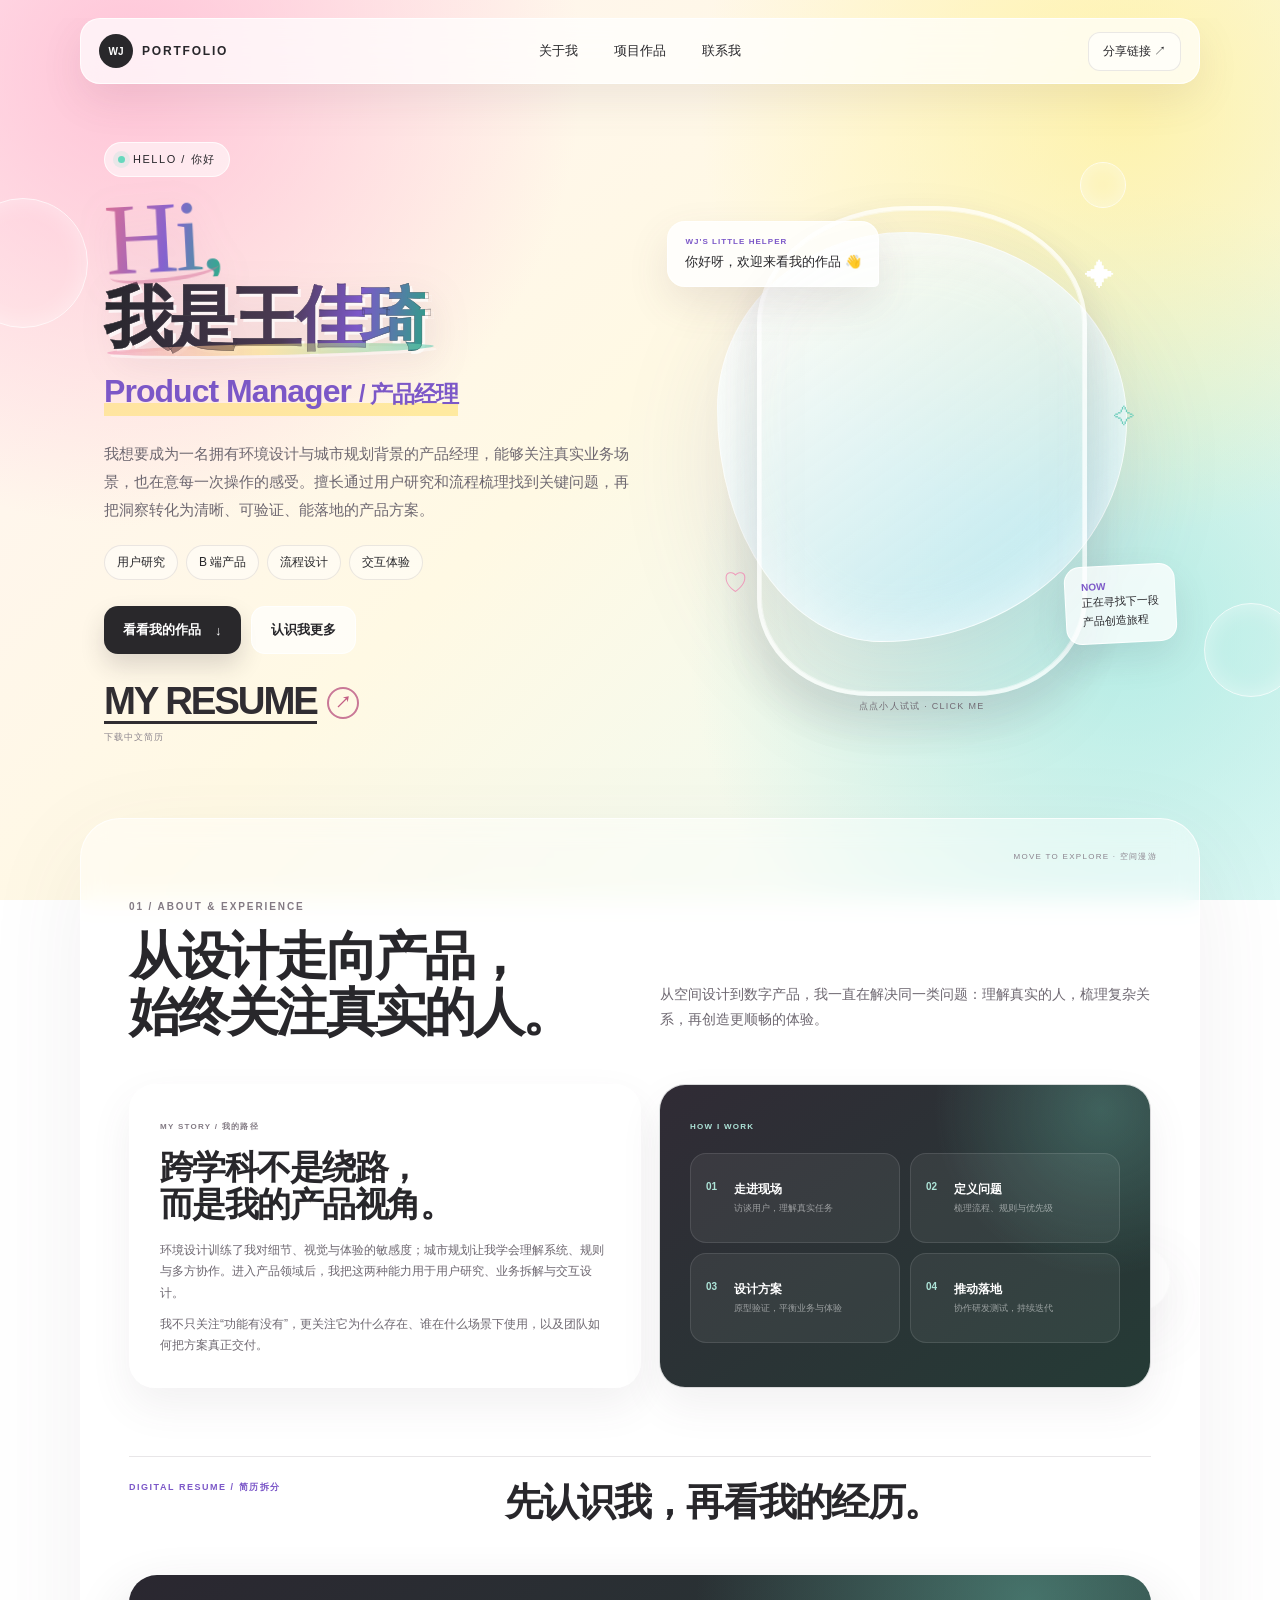
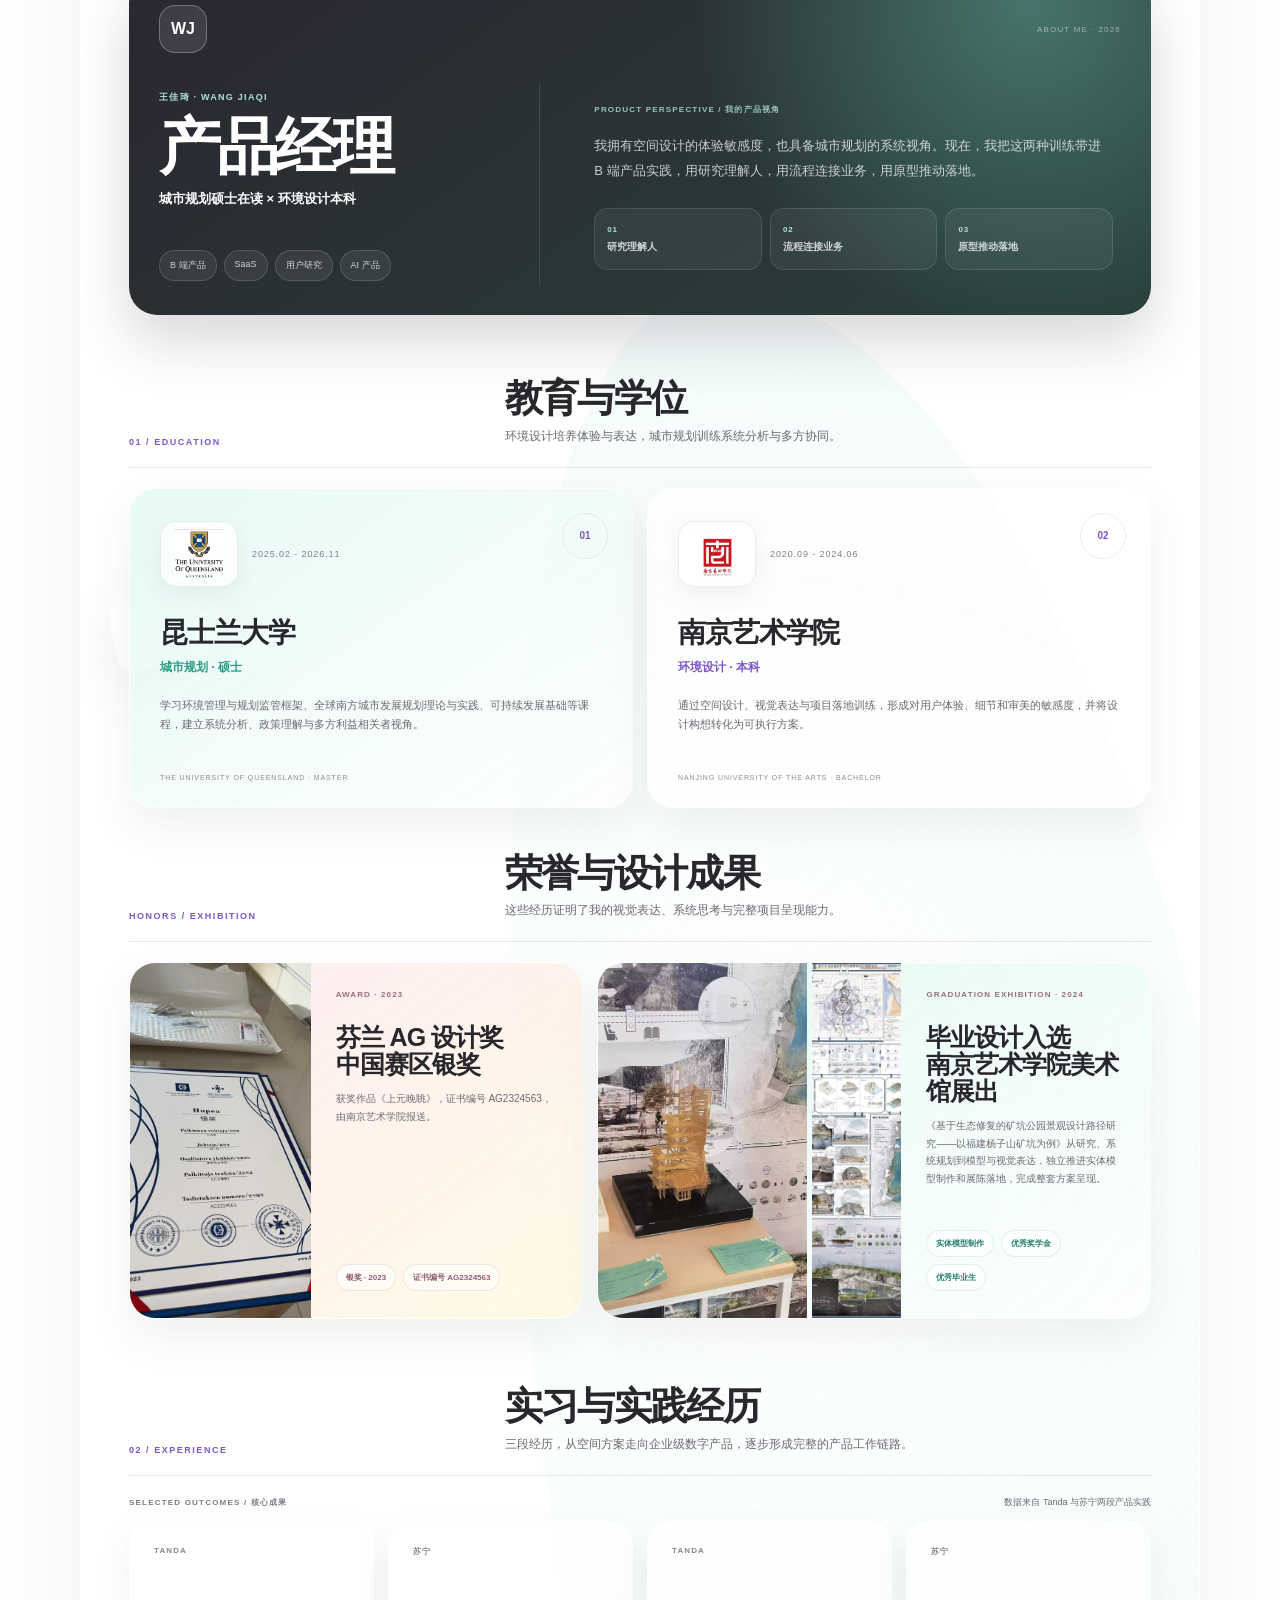
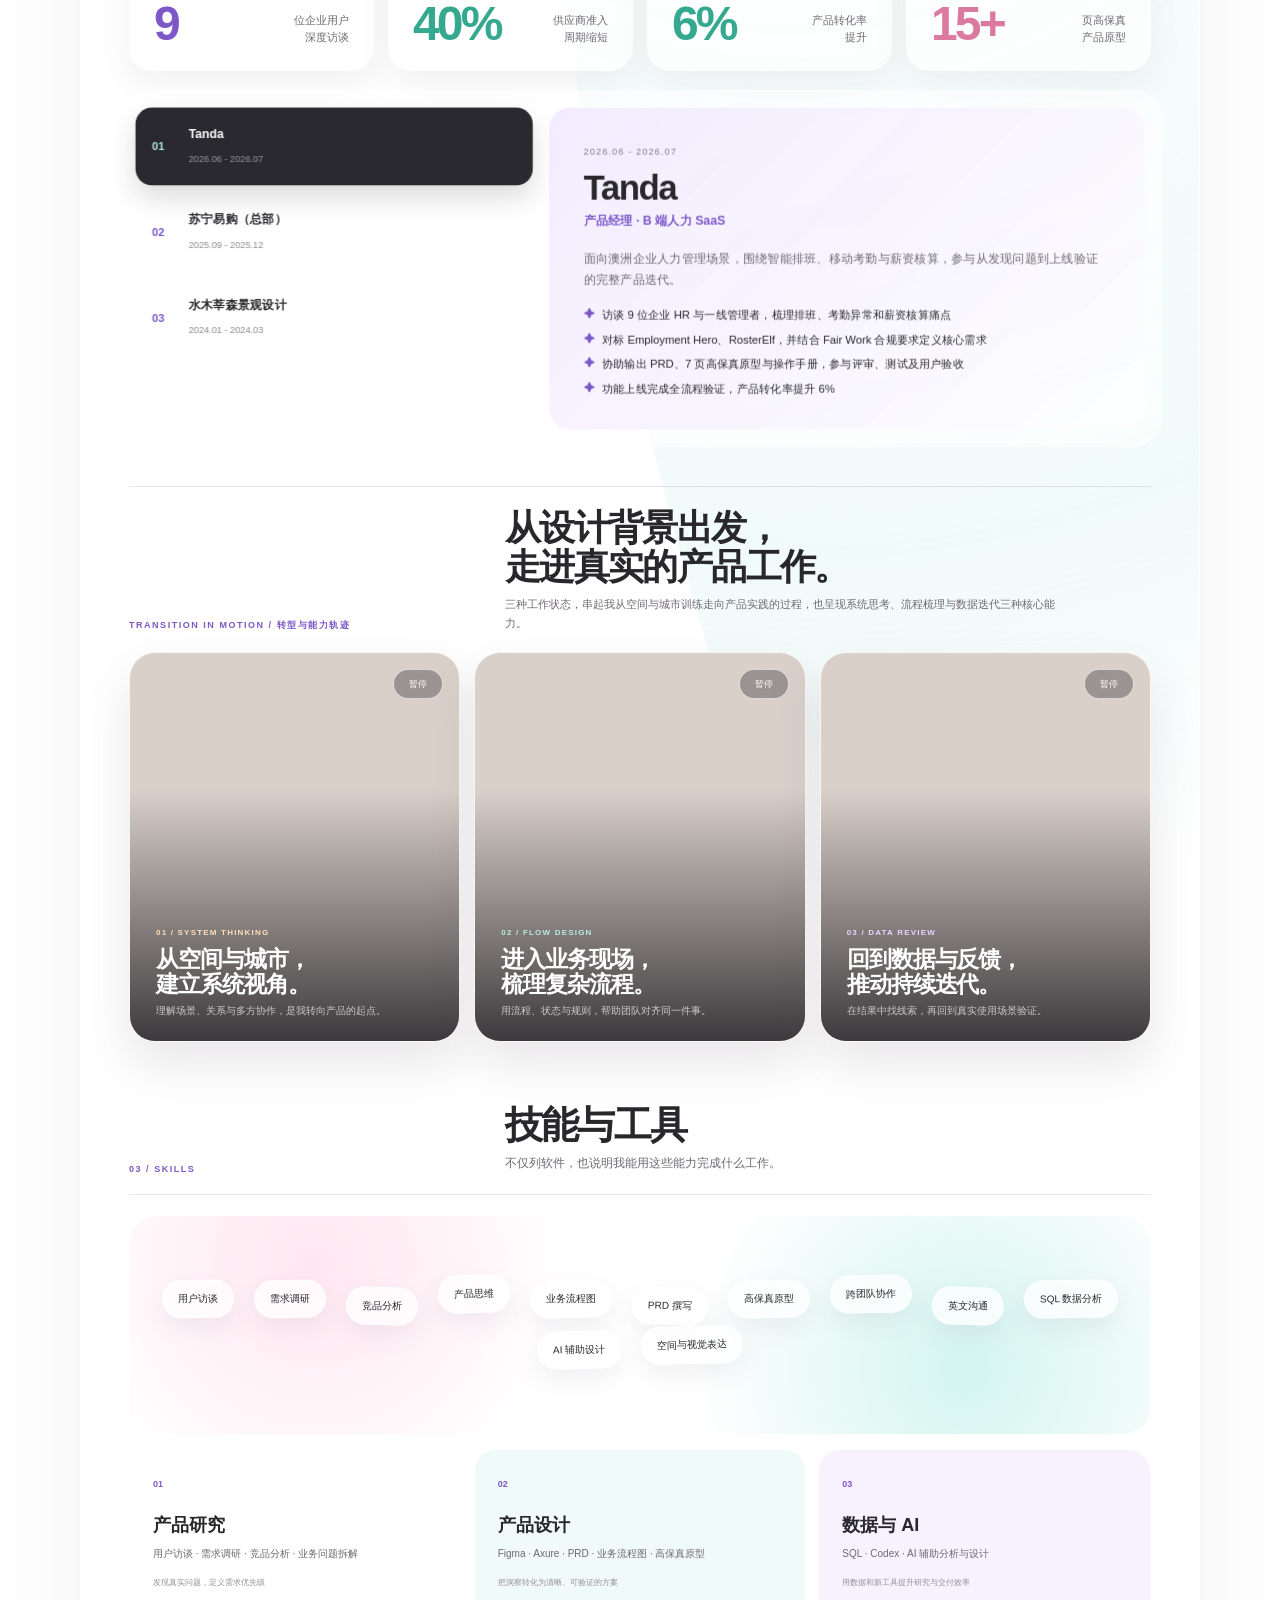
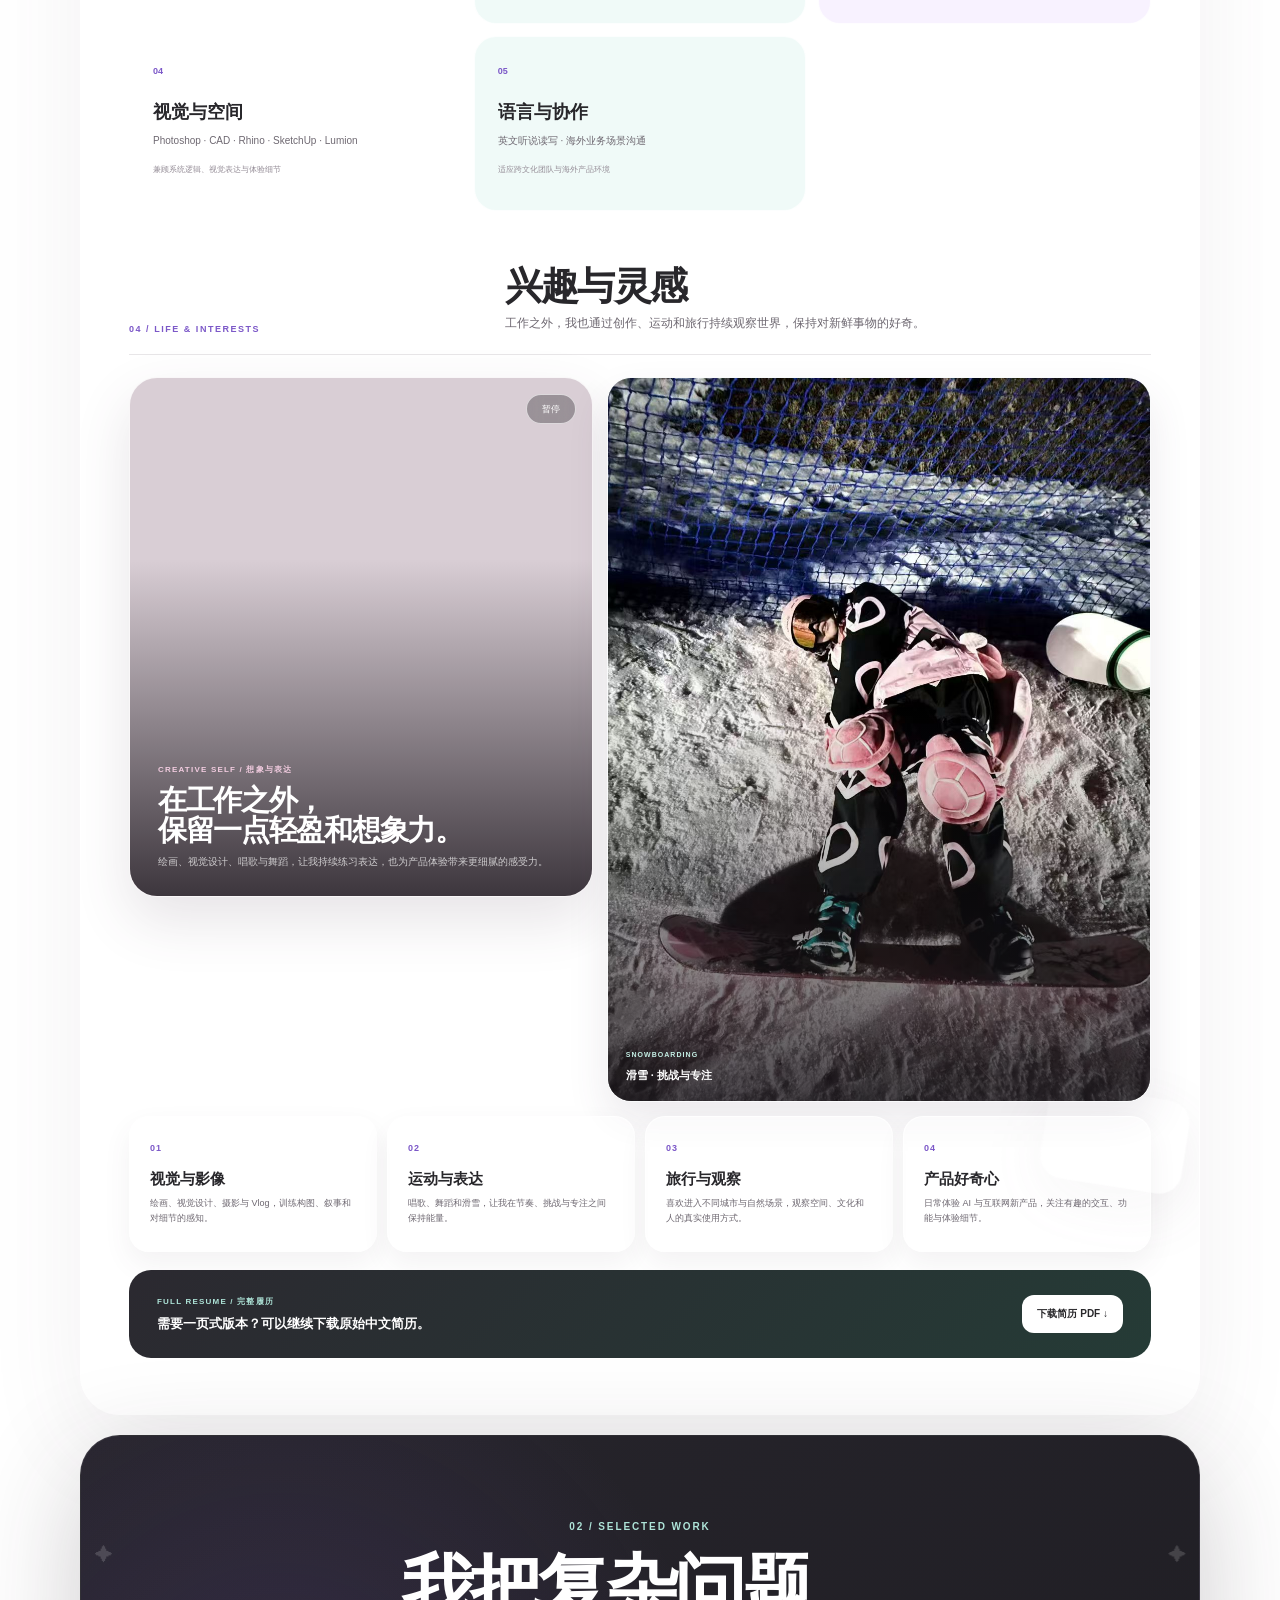
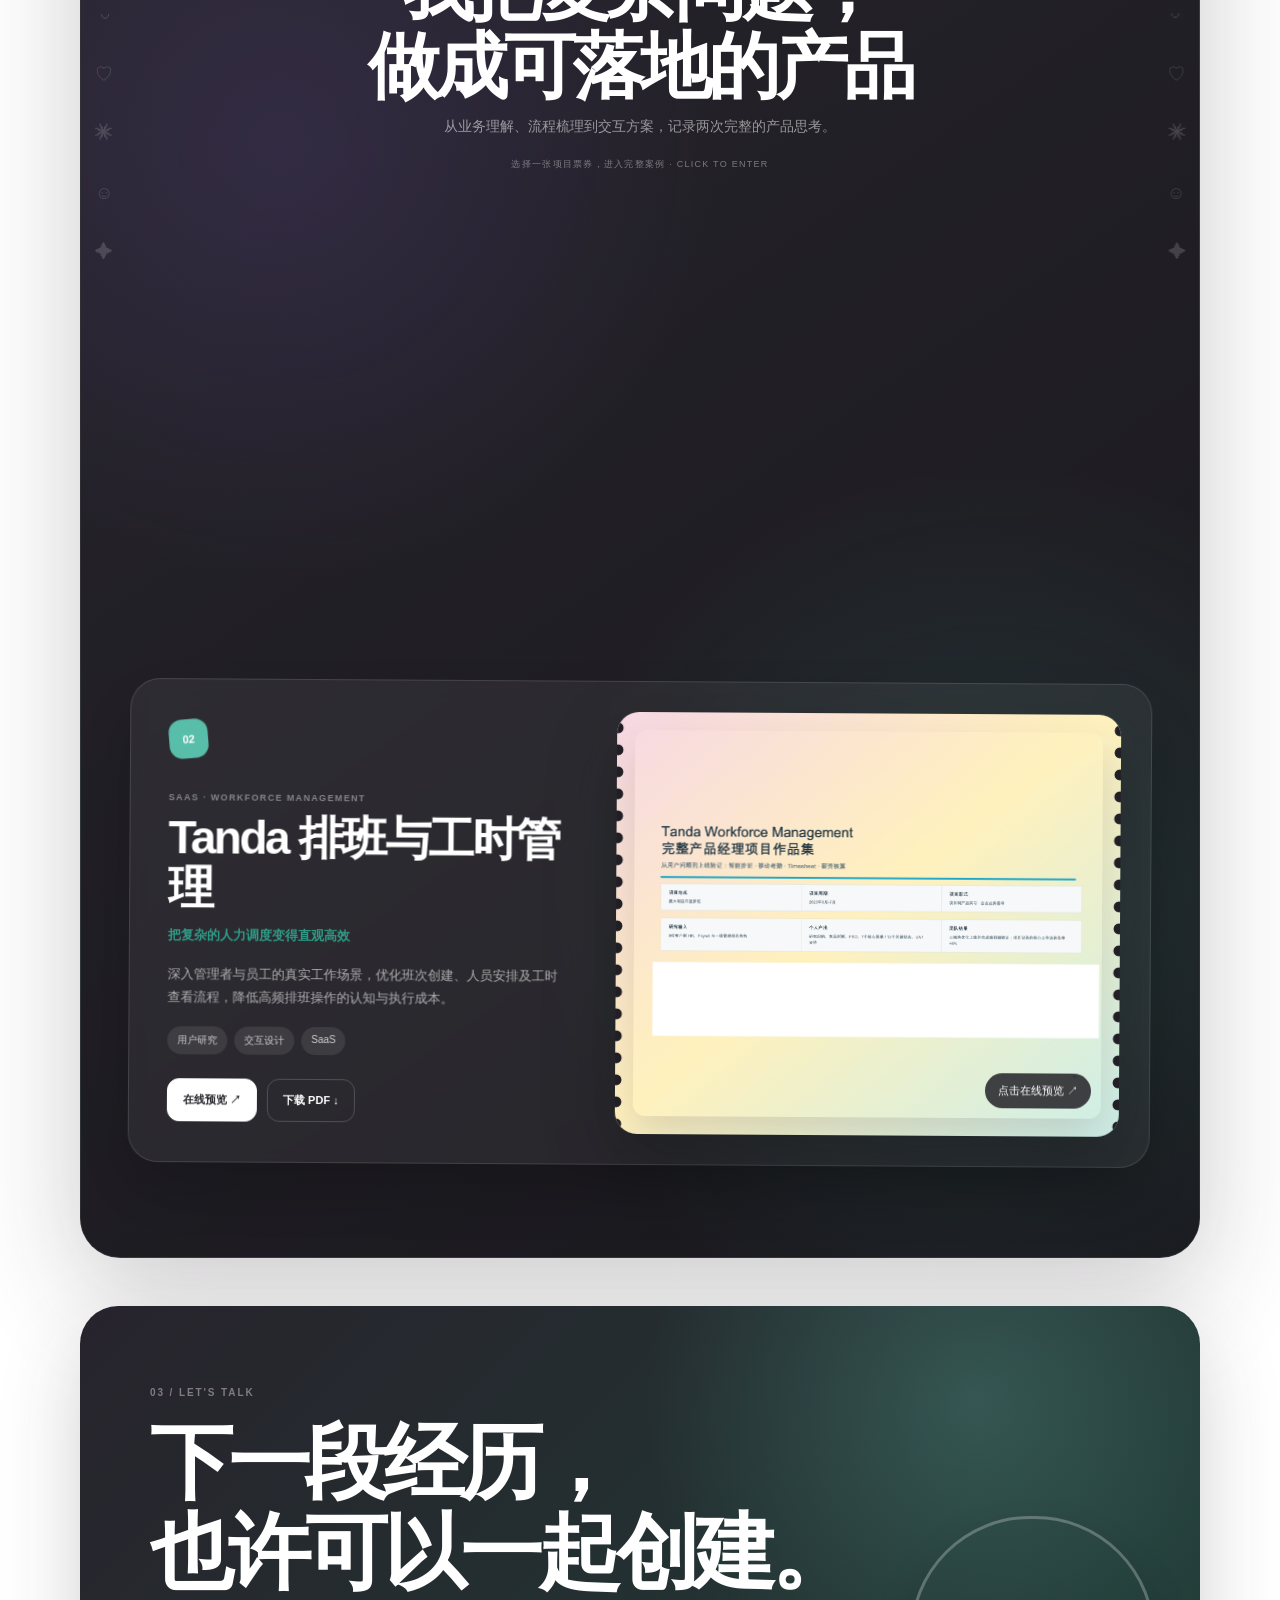
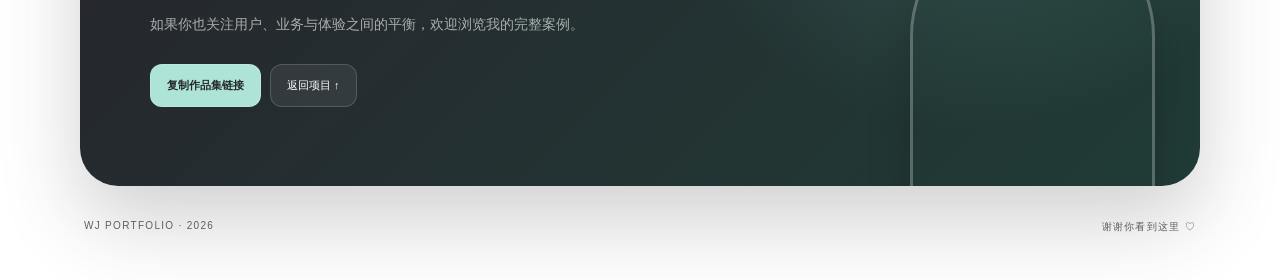
<file: index.html>
<!doctype html>
<html lang="zh-CN">
<head>
  <meta charset="utf-8">
  <meta name="viewport" content="width=device-width,initial-scale=1">
  <title>王佳琦｜产品经理作品集</title>
  <meta name="description" content="王佳琦的产品经理作品集：苏宁采购管理系统与 Tanda 排班管理产品案例。">
  <meta property="og:title" content="王佳琦 · 产品经理作品集">
  <meta property="og:description" content="把复杂问题，做成清晰的产品。">
  <meta property="og:image" content="https://jiaqiw588-code.github.io/product-portfolio/og.jpg">
  <link rel="stylesheet" href="style.css?v=single-snowboard-20260807">
</head>
<body>
  <main id="top">
    <div class="ambient" aria-hidden="true"><i class="bubble b1"></i><i class="bubble b2"></i><i class="bubble b3"></i></div>
    <div class="progress"><i></i></div>
    <header class="site-header">
      <a class="brand" href="#top"><span class="brand-mark">WJ</span><span>PORTFOLIO</span></a>
      <nav><a href="#about">关于我</a><a href="#work">项目作品</a><a href="#contact">联系我</a></nav>
      <button class="share" type="button">分享链接 ↗</button>
    </header>

    <section class="hero" id="hero">
      <div class="hero-copy">
        <div class="hello"><i></i> HELLO / 你好</div>
        <h1 class="hero-title"><span class="hero-hi">Hi,</span><span class="hero-name">我是王佳琦</span></h1>
        <h2>Product Manager <em>/ 产品经理</em></h2>
        <p>我想要成为一名拥有环境设计与城市规划背景的产品经理，能够关注真实业务场景，也在意每一次操作的感受。擅长通过用户研究和流程梳理找到关键问题，再把洞察转化为清晰、可验证、能落地的产品方案。</p>
        <ul class="skills"><li>用户研究</li><li>B 端产品</li><li>流程设计</li><li>交互体验</li></ul>
        <div class="hero-actions"><a href="#work">看看我的作品 <span>↓</span></a><a class="resume-button" href="#about">认识我更多</a></div>
        <a class="hero-resume-download" href="wang-jiaqi-resume.pdf" download><span>MY RESUME</span><i>↗</i><small>下载中文简历</small></a>
      </div>
      <div class="hero-visual">
        <div class="ip-halo"></div><span class="spark s1">✦</span><span class="spark s2">♡</span><span class="spark s3">✧</span>
        <button class="ip-character" type="button" aria-label="点击小人互动"><video src="ip-motion-hero.mp4" autoplay muted loop playsinline preload="auto" aria-hidden="true"></video></button>
        <button class="speech" type="button"><small>WJ'S LITTLE HELPER</small><span>你好呀，欢迎来看我的作品 👋</span></button>
        <div class="now"><b>NOW</b><span>正在寻找下一段<br>产品创造旅程</span></div>
        <span class="click-hint">点点小人试试 · CLICK ME</span>
      </div>
    </section>

    <section class="profile" id="about">
      <div class="space-backdrop" aria-hidden="true"><i></i><i></i><i></i></div><span class="space-hint">MOVE TO EXPLORE · 空间漫游</span>
      <div class="section-intro profile-intro"><span>01 / ABOUT & EXPERIENCE</span><h2>从设计走向产品，<br>始终关注真实的人。</h2><p>从空间设计到数字产品，我一直在解决同一类问题：理解真实的人，梳理复杂关系，再创造更顺畅的体验。</p></div>
      <div class="profile-story-grid"><article class="story-copy"><span>MY STORY / 我的路径</span><h3>跨学科不是绕路，<br>而是我的产品视角。</h3><p>环境设计训练了我对细节、视觉与体验的敏感度；城市规划让我学会理解系统、规则与多方协作。进入产品领域后，我把这两种能力用于用户研究、业务拆解与交互设计。</p><p>我不只关注“功能有没有”，更关注它为什么存在、谁在什么场景下使用，以及团队如何把方案真正交付。</p></article><div class="work-method"><span>HOW I WORK</span><ol><li><b>01</b><strong>走进现场</strong><small>访谈用户，理解真实任务</small></li><li><b>02</b><strong>定义问题</strong><small>梳理流程、规则与优先级</small></li><li><b>03</b><strong>设计方案</strong><small>原型验证，平衡业务与体验</small></li><li><b>04</b><strong>推动落地</strong><small>协作研发测试，持续迭代</small></li></ol></div></div>
      <div class="resume-heading"><span>DIGITAL RESUME / 简历拆分</span><div><h3>先认识我，再看我的经历。</h3></div></div>
      <div class="profile-grid identity-only">
        <article class="resume-card identity-card"><div class="resume-card-top"><span>WJ</span><small>ABOUT ME · 2026</small></div><div class="identity-layout"><div class="identity-title-block"><p class="identity-name">王佳琦 · WANG JIAQI</p><h3>产品经理</h3><strong>城市规划硕士在读 × 环境设计本科</strong><div class="identity-tags"><span>B 端产品</span><span>SaaS</span><span>用户研究</span><span>AI 产品</span></div></div><div class="identity-summary"><span>PRODUCT PERSPECTIVE / 我的产品视角</span><p>我拥有空间设计的体验敏感度，也具备城市规划的系统视角。现在，我把这两种训练带进 B 端产品实践，用研究理解人，用流程连接业务，用原型推动落地。</p><div class="identity-principles"><b><i>01</i>研究理解人</b><b><i>02</i>流程连接业务</b><b><i>03</i>原型推动落地</b></div></div></div></article>
      </div>
      <div class="resume-section-heading"><span>01 / EDUCATION</span><div><h3>教育与学位</h3><p>环境设计培养体验与表达，城市规划训练系统分析与多方协同。</p></div></div>
      <div class="education-timeline"><article><div class="education-index">01</div><div class="education-brand"><div class="education-logo"><img src="uq-logo.jpg" alt="昆士兰大学校徽"></div><time>2025.02 - 2026.11</time></div><h4>昆士兰大学</h4><strong>城市规划 · 硕士</strong><p>学习环境管理与规划监管框架、全球南方城市发展规划理论与实践、可持续发展基础等课程，建立系统分析、政策理解与多方利益相关者视角。</p><small>THE UNIVERSITY OF QUEENSLAND · MASTER</small></article><article><div class="education-index">02</div><div class="education-brand"><div class="education-logo"><img src="nua-logo.jpg" alt="南京艺术学院校徽"></div><time>2020.09 - 2024.06</time></div><h4>南京艺术学院</h4><strong>环境设计 · 本科</strong><p>通过空间设计、视觉表达与项目落地训练，形成对用户体验、细节和审美的敏感度，并将设计构想转化为可执行方案。</p><small>NANJING UNIVERSITY OF THE ARTS · BACHELOR</small></article></div>
      <div class="resume-section-heading honors-heading"><span>HONORS / EXHIBITION</span><div><h3>荣誉与设计成果</h3><p>这些经历证明了我的视觉表达、系统思考与完整项目呈现能力。</p></div></div>
      <div class="honors-showcase">
        <article class="honor-feature award-feature"><a class="honor-image" href="honor-ag-silver.jpg" target="_blank" rel="noreferrer" aria-label="查看芬兰 AG 设计奖银奖证书大图"><img src="honor-ag-silver.jpg" alt="王佳琦获得 2023 芬兰 AG 设计奖银奖证书"></a><div class="honor-copy"><span>AWARD · 2023</span><h4>芬兰 AG 设计奖<br>中国赛区银奖</h4><p>获奖作品《上元晚眺》，证书编号 AG2324563，由南京艺术学院报送。</p><div class="honor-tags"><b>银奖 · 2023</b><b>证书编号 AG2324563</b></div></div></article>
        <article class="honor-feature exhibition-feature"><div class="exhibition-images"><a href="graduation-exhibition.jpg" target="_blank" rel="noreferrer" aria-label="查看毕业设计展览现场大图"><img src="graduation-exhibition.jpg" alt="王佳琦毕业设计在南京艺术学院美术馆展出现场"></a><a href="graduation-project-board.jpg" target="_blank" rel="noreferrer" aria-label="查看毕业设计展板大图"><img src="graduation-project-board.jpg" alt="矿坑公园生态修复毕业设计展板"></a></div><div class="honor-copy"><span>GRADUATION EXHIBITION · 2024</span><h4>毕业设计入选<br>南京艺术学院美术馆展出</h4><p>《基于生态修复的矿坑公园景观设计路径研究——以福建杨子山矿坑为例》从研究、系统规划到模型与视觉表达，独立推进实体模型制作和展陈落地，完成整套方案呈现。</p><div class="honor-tags"><b>实体模型制作</b><b>优秀奖学金</b><b>优秀毕业生</b></div></div></article>
      </div>
      <div class="resume-section-heading experience-heading"><span>02 / EXPERIENCE</span><div><h3>实习与实践经历</h3><p>三段经历，从空间方案走向企业级数字产品，逐步形成完整的产品工作链路。</p></div></div>
      <div class="experience-results" aria-label="实习与实践成果"><div class="experience-results-title"><span>SELECTED OUTCOMES / 核心成果</span><p>数据来自 Tanda 与苏宁两段产品实践</p></div><div class="profile-stats"><article><small>TANDA</small><strong>9</strong><span>位企业用户<br>深度访谈</span></article><article><small>苏宁</small><strong>40%</strong><span>供应商准入<br>周期缩短</span></article><article><small>TANDA</small><strong>6%</strong><span>产品转化率<br>提升</span></article><article><small>苏宁</small><strong>15+</strong><span>页高保真<br>产品原型</span></article></div></div>
      <div class="experience-lab">
        <div class="experience-tabs" role="tablist" aria-label="实习经历">
          <button class="active" type="button" role="tab" aria-selected="true" data-experience="0"><span>01</span><b>Tanda</b><small>2026.06 - 2026.07</small></button>
          <button type="button" role="tab" aria-selected="false" data-experience="1"><span>02</span><b>苏宁易购（总部）</b><small>2025.09 - 2025.12</small></button>
          <button type="button" role="tab" aria-selected="false" data-experience="2"><span>03</span><b>水木莘森景观设计</b><small>2024.01 - 2024.03</small></button>
        </div>
        <article class="experience-detail purple" role="tabpanel"><span class="experience-period">2026.06 - 2026.07</span><h3>Tanda</h3><strong>产品经理 · B 端人力 SaaS</strong><p>面向澳洲企业人力管理场景，围绕智能排班、移动考勤与薪资核算，参与从发现问题到上线验证的完整产品迭代。</p><ul><li>访谈 9 位企业 HR 与一线管理者，梳理排班、考勤异常和薪资核算痛点</li><li>对标 Employment Hero、RosterElf，并结合 Fair Work 合规要求定义核心需求</li><li>协助输出 PRD、7 页高保真原型与操作手册，参与评审、测试及用户验收</li><li>功能上线完成全流程验证，产品转化率提升 6%</li></ul></article>
      </div>
      <div class="product-moments-heading"><span>TRANSITION IN MOTION / 转型与能力轨迹</span><div><h3>从设计背景出发，<br>走进真实的产品工作。</h3><p>三种工作状态，串起我从空间与城市训练走向产品实践的过程，也呈现系统思考、流程梳理与数据迭代三种核心能力。</p></div></div>
      <div class="product-moments capability-journey">
        <article class="product-moment system-moment"><video src="ip-motion-planning.mp4" autoplay muted loop playsinline preload="metadata"></video><button class="moment-toggle" type="button" aria-label="暂停视频">暂停</button><div><span>01 / SYSTEM THINKING</span><h4>从空间与城市，<br>建立系统视角。</h4><p>理解场景、关系与多方协作，是我转向产品的起点。</p></div></article>
        <article class="product-moment workflow-moment"><video src="ip-motion-workflow.mp4?v=clean-20260807" autoplay muted loop playsinline preload="metadata"></video><button class="moment-toggle" type="button" aria-label="暂停视频">暂停</button><div><span>02 / FLOW DESIGN</span><h4>进入业务现场，<br>梳理复杂流程。</h4><p>用流程、状态与规则，帮助团队对齐同一件事。</p></div></article>
        <article class="product-moment insight-moment"><video src="ip-motion-insight.mp4?v=clean-20260807" autoplay muted loop playsinline preload="metadata"></video><button class="moment-toggle" type="button" aria-label="暂停视频">暂停</button><div><span>03 / DATA REVIEW</span><h4>回到数据与反馈，<br>推动持续迭代。</h4><p>在结果中找线索，再回到真实使用场景验证。</p></div></article>
      </div>
      <div class="resume-section-heading skills-heading"><span>03 / SKILLS</span><div><h3>技能与工具</h3><p>不仅列软件，也说明我能用这些能力完成什么工作。</p></div></div>
      <div class="skills-cloud" aria-label="核心技能"><span>用户访谈</span><span>需求调研</span><span>竞品分析</span><span>产品思维</span><span>业务流程图</span><span>PRD 撰写</span><span>高保真原型</span><span>跨团队协作</span><span>英文沟通</span><span>SQL 数据分析</span><span>AI 辅助设计</span><span>空间与视觉表达</span></div>
      <div class="skill-groups"><article><span>01</span><h4>产品研究</h4><p>用户访谈 · 需求调研 · 竞品分析 · 业务问题拆解</p><small>发现真实问题，定义需求优先级</small></article><article><span>02</span><h4>产品设计</h4><p>Figma · Axure · PRD · 业务流程图 · 高保真原型</p><small>把洞察转化为清晰、可验证的方案</small></article><article><span>03</span><h4>数据与 AI</h4><p>SQL · Codex · AI 辅助分析与设计</p><small>用数据和新工具提升研究与交付效率</small></article><article><span>04</span><h4>视觉与空间</h4><p>Photoshop · CAD · Rhino · SketchUp · Lumion</p><small>兼顾系统逻辑、视觉表达与体验细节</small></article><article><span>05</span><h4>语言与协作</h4><p>英文听说读写 · 海外业务场景沟通</p><small>适应跨文化团队与海外产品环境</small></article></div>
      <div class="resume-section-heading interests-heading" id="interests"><span>04 / LIFE &amp; INTERESTS</span><div><h3>兴趣与灵感</h3><p>工作之外，我也通过创作、运动和旅行持续观察世界，保持对新鲜事物的好奇。</p></div></div>
      <div class="interest-showcase">
        <article class="interest-ip-card"><video src="ip-motion-personality.mp4" autoplay muted loop playsinline preload="metadata"></video><button class="moment-toggle" type="button" aria-label="暂停视频">暂停</button><div><span>CREATIVE SELF / 想象与表达</span><h4>在工作之外，<br>保留一点轻盈和想象力。</h4><p>绘画、视觉设计、唱歌与舞蹈，让我持续练习表达，也为产品体验带来更细腻的感受力。</p></div></article>
        <div class="interest-photo-grid" aria-label="生活兴趣照片"><a class="interest-photo interest-snowboard" href="interest-snowboard.jpg" target="_blank" rel="noreferrer"><img src="interest-snowboard.jpg" alt="王佳琦体验滑雪"><span>SNOWBOARDING</span><strong>滑雪 · 挑战与专注</strong></a></div>
      </div>
      <div class="interest-notes"><article><span>01</span><h4>视觉与影像</h4><p>绘画、视觉设计、摄影与 Vlog，训练构图、叙事和对细节的感知。</p></article><article><span>02</span><h4>运动与表达</h4><p>唱歌、舞蹈和滑雪，让我在节奏、挑战与专注之间保持能量。</p></article><article><span>03</span><h4>旅行与观察</h4><p>喜欢进入不同城市与自然场景，观察空间、文化和人的真实使用方式。</p></article><article><span>04</span><h4>产品好奇心</h4><p>日常体验 AI 与互联网新产品，关注有趣的交互、功能与体验细节。</p></article></div>
      <div class="resume-download-strip"><div><span>FULL RESUME / 完整履历</span><strong>需要一页式版本？可以继续下载原始中文简历。</strong></div><a href="wang-jiaqi-resume.pdf" download>下载简历 PDF ↓</a></div>
    </section>

    <section class="work" id="work">
      <div class="section-intro"><span>02 / SELECTED WORK</span><h2>我把复杂问题，<br>做成可落地的产品</h2><p>从业务理解、流程梳理到交互方案，记录两次完整的产品思考。</p></div>
      <p class="gallery-instruction">选择一张项目票券，进入完整案例 · CLICK TO ENTER</p>
      <div class="projects">
        <article class="project-card" data-reveal>
          <button class="project-cover preview" data-project="suning" type="button"><img src="suning-cover.png" alt="苏宁采购管理系统作品集封面"><span>点击在线预览 ↗</span></button>
          <div class="project-copy"><div class="number">01</div><span class="eyebrow">B2B · PROCUREMENT DIGITALIZATION</span><h3>苏宁采购管理系统</h3><strong>让采购过程更透明，协作更顺畅</strong><p>围绕企业采购全流程，梳理供应商、商品、寻源及采购执行等核心场景，把复杂业务规则转化为清晰、可执行的系统体验。</p><ul><li>业务洞察</li><li>流程设计</li><li>B 端产品</li></ul><div class="actions"><button class="preview" data-project="suning" type="button">在线预览 ↗</button><a href="suning-procurement-portfolio.pdf" download>下载 PDF ↓</a></div></div>
        </article>
        <article class="project-card reverse" data-reveal>
          <button class="project-cover preview" data-project="tanda" type="button"><img src="tanda-cover.png" alt="Tanda 产品经理作品集封面"><span>点击在线预览 ↗</span></button>
          <div class="project-copy"><div class="number">02</div><span class="eyebrow">SAAS · WORKFORCE MANAGEMENT</span><h3>Tanda 排班与工时管理</h3><strong>把复杂的人力调度变得直观高效</strong><p>深入管理者与员工的真实工作场景，优化班次创建、人员安排及工时查看流程，降低高频排班操作的认知与执行成本。</p><ul><li>用户研究</li><li>交互设计</li><li>SaaS</li></ul><div class="actions"><button class="preview" data-project="tanda" type="button">在线预览 ↗</button><a href="tanda-product-portfolio.pdf" download>下载 PDF ↓</a></div></div>
        </article>
      </div>
    </section>

    <section class="contact" id="contact"><span>03 / LET'S TALK</span><h2>下一段经历，<br>也许可以一起创建。</h2><p>如果你也关注用户、业务与体验之间的平衡，欢迎浏览我的完整案例。</p><div><button class="share" type="button">复制作品集链接</button><a href="#work">返回项目 ↑</a></div><button class="contact-ip" type="button"><video src="ip-motion-contact.mp4" autoplay muted loop playsinline preload="metadata" aria-hidden="true"></video></button></section>
    <footer><span>WJ PORTFOLIO · 2026</span><span>谢谢你看到这里 ♡</span></footer>

    <div class="viewer-backdrop" hidden>
      <section class="pdf-viewer" role="dialog" aria-modal="true" aria-labelledby="viewer-title">
        <header><div><span class="viewer-eyebrow"></span><h2 id="viewer-title"></h2></div><div class="viewer-actions"><a class="open-new" target="_blank" rel="noreferrer">新窗口打开</a><a class="download" download>下载</a><button class="close" type="button" aria-label="关闭预览">×</button></div></header>
        <iframe title="PDF 在线预览"></iframe>
      </section>
    </div>
  </main>
  <script src="script.js?v=interests-20260807"></script>
</body>
</html>
</file>
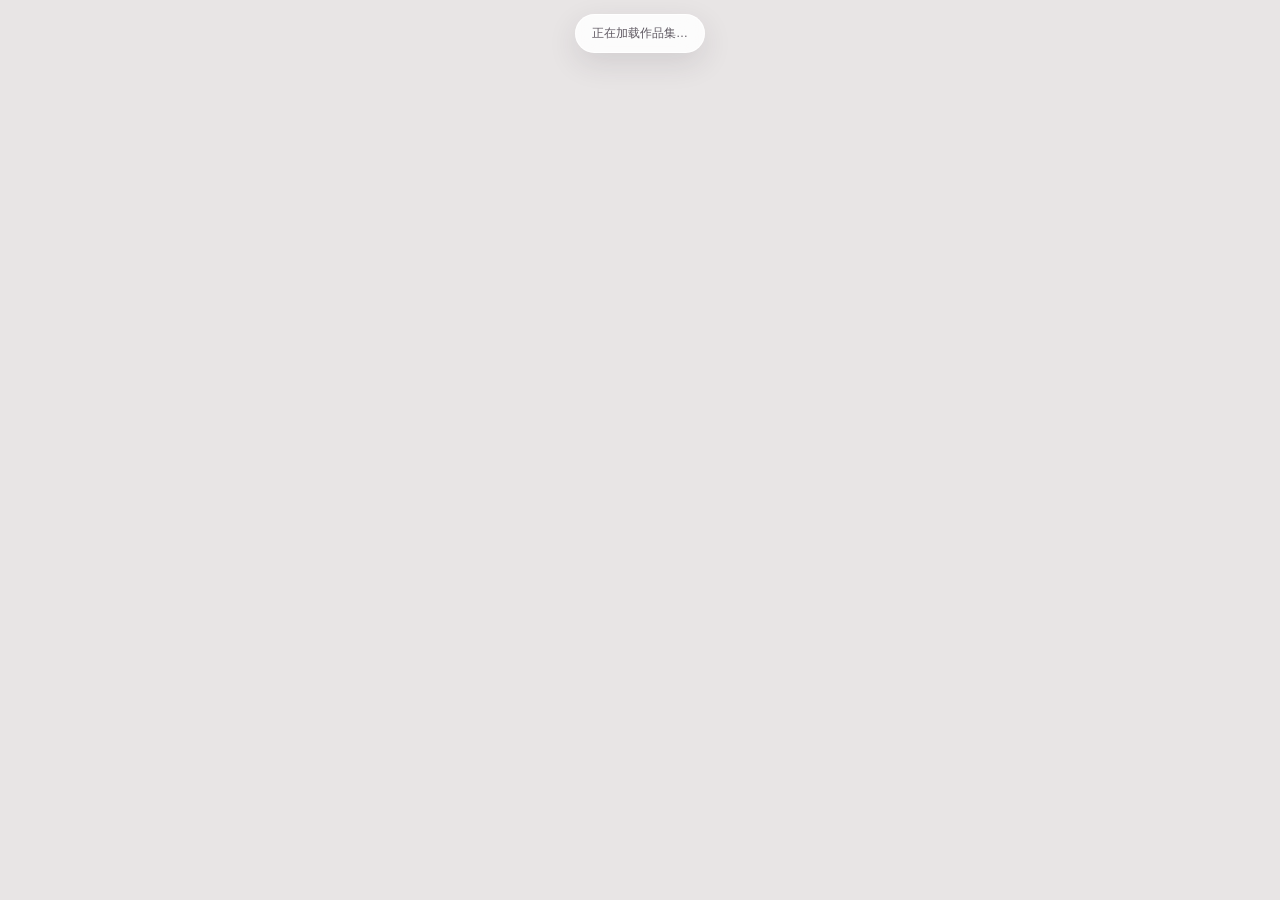
<file: pdf-viewer.html>
<!doctype html>
<html lang="zh-CN">
<head>
  <meta charset="utf-8">
  <meta name="viewport" content="width=device-width,initial-scale=1">
  <title>作品集预览</title>
  <style>
    *{box-sizing:border-box}html,body{margin:0;min-height:100%;background:#e8e5e5;color:#5f5962;font-family:Arial,"PingFang SC",sans-serif}
    #status{position:sticky;top:14px;z-index:3;width:max-content;max-width:calc(100% - 28px);margin:14px auto;padding:10px 16px;border:1px solid rgba(255,255,255,.9);border-radius:999px;background:rgba(255,255,255,.86);box-shadow:0 10px 30px rgba(52,44,55,.12);backdrop-filter:blur(12px);font-size:12px;transition:opacity .3s}
    #pages{width:min(1320px,100%);margin:0 auto;padding:4px 18px 40px;display:grid;gap:18px;justify-items:center}.page{width:100%;display:grid;place-items:center}.page canvas{display:block;max-width:100%;height:auto;background:#fff;box-shadow:0 14px 36px rgba(42,36,44,.18);border-radius:4px}
    .error{max-width:520px;margin:25vh auto;padding:26px;text-align:center;background:#fff;border-radius:18px}.error a{display:inline-flex;margin-top:13px;padding:10px 16px;color:#fff;background:#29282b;border-radius:10px;text-decoration:none}
  </style>
</head>
<body>
  <div id="status">正在加载作品集…</div><main id="pages"></main>
  <script type="module">
    import * as pdfjsLib from "https://mozilla.github.io/pdf.js/build/pdf.mjs";
    pdfjsLib.GlobalWorkerOptions.workerSrc = "https://mozilla.github.io/pdf.js/build/pdf.worker.mjs";
    const file = new URLSearchParams(location.search).get("file");
    const status = document.querySelector("#status");
    const pages = document.querySelector("#pages");
    const render = async () => {
      if (!file) throw new Error("缺少 PDF 文件地址");
      const pdf = await pdfjsLib.getDocument({url:file}).promise;
      for (let n=1;n<=pdf.numPages;n++) {
        status.textContent=`正在加载 ${n} / ${pdf.numPages} 页`;
        const page=await pdf.getPage(n),base=page.getViewport({scale:1});
        const cssWidth=Math.min(1240,Math.max(320,pages.clientWidth-36));
        const ratio=Math.min(devicePixelRatio||1,1.5),viewport=page.getViewport({scale:cssWidth/base.width*ratio});
        const holder=document.createElement("section"),canvas=document.createElement("canvas");
        holder.className="page";canvas.width=Math.floor(viewport.width);canvas.height=Math.floor(viewport.height);canvas.style.width=`${Math.floor(viewport.width/ratio)}px`;canvas.style.height=`${Math.floor(viewport.height/ratio)}px`;holder.append(canvas);pages.append(holder);
        await page.render({canvasContext:canvas.getContext("2d"),viewport}).promise;
      }
      status.textContent=`${pdf.numPages} 页 · 已加载完成`;setTimeout(()=>status.style.opacity=".55",1800);
    };
    render().catch(error=>{console.error(error);status.remove();pages.innerHTML=`<div class="error"><strong>作品集暂时无法在线加载</strong><p>你仍然可以在新窗口中打开完整 PDF。</p><a href="${file||'#'}" target="_blank">打开 PDF</a></div>`});
  </script>
</body>
</html>
</file>
<file: style.css>
:root{--ink:#28272b;--muted:#6e6871;--purple:#7c58c8;--mint:#77d8c1;--line:rgba(70,59,74,.11)}*{box-sizing:border-box}html{scroll-behavior:smooth}body{margin:0;color:var(--ink);font-family:Arial,"PingFang SC","Microsoft YaHei",sans-serif;background:radial-gradient(circle at 10% 8%,rgba(255,181,207,.76),transparent 32%),radial-gradient(circle at 88% 12%,rgba(255,240,154,.76),transparent 31%),radial-gradient(circle at 88% 70%,rgba(158,231,225,.72),transparent 34%),linear-gradient(135deg,#fff3f4,#fff9e4 47%,#e8fbf8);background-attachment:fixed}a{color:inherit;text-decoration:none}button{color:inherit;font:inherit}button,a{-webkit-tap-highlight-color:transparent}main{min-height:100vh;overflow:clip;position:relative}.ambient{position:fixed;inset:0;pointer-events:none;z-index:-1;overflow:hidden}.bubble{position:absolute;border:1px solid rgba(255,255,255,.72);border-radius:50%;box-shadow:inset 0 0 24px rgba(255,255,255,.42);animation:drift 9s ease-in-out infinite}.b1{width:130px;height:130px;left:-42px;top:22%}.b2{width:46px;height:46px;right:12%;top:18%;animation-delay:-3s}.b3{width:94px;height:94px;right:-18px;top:67%;animation-delay:-6s}.progress{height:3px;position:fixed;inset:0 0 auto;z-index:100}.progress i{display:block;height:100%;background:linear-gradient(90deg,#f49dbf,#9a75da,#72d5c3)}
.site-header{width:min(1120px,calc(100% - 40px));height:66px;padding:0 18px;display:grid;grid-template-columns:1fr auto 1fr;align-items:center;position:sticky;top:18px;z-index:40;margin:18px auto 0;border:1px solid rgba(255,255,255,.82);border-radius:20px;background:rgba(255,255,255,.72);box-shadow:0 16px 42px rgba(94,79,91,.1);backdrop-filter:blur(22px)}.brand{display:flex;align-items:center;gap:9px;font-size:12px;font-weight:800;letter-spacing:.15em}.brand-mark{width:34px;height:34px;display:grid;place-items:center;color:#fff;background:#29282b;border-radius:50%;font-size:10px;letter-spacing:0}.site-header nav{display:flex;gap:8px}.site-header nav a{padding:9px 14px;border-radius:999px;font-size:13px;transition:.2s}.site-header nav a:hover{background:#28272b;color:#fff}.share{justify-self:end;border:1px solid var(--line);background:rgba(255,255,255,.65);border-radius:12px;padding:10px 14px;font-size:12px;cursor:pointer}
.hero{width:min(1120px,calc(100% - 40px));min-height:660px;margin:0 auto;padding:86px 24px 70px;display:grid;grid-template-columns:1.02fr .98fr;align-items:center;gap:34px}.hello{width:max-content;padding:9px 13px;display:flex;gap:8px;align-items:center;background:rgba(255,255,255,.54);border:1px solid rgba(255,255,255,.78);border-radius:999px;font-size:11px;letter-spacing:.14em}.hello i{width:7px;height:7px;border-radius:50%;background:#66d8bd;box-shadow:0 0 0 5px rgba(102,216,189,.14)}.hero h1{margin:22px 0 16px;font-size:clamp(64px,7.5vw,104px);line-height:.97;letter-spacing:-.075em;font-weight:850}.hero-title{display:grid;justify-items:start;gap:0}.hero-title .hero-hi{position:relative;z-index:1;margin-left:3px;color:transparent;font-family:"Snell Roundhand","Brush Script MT","Bradley Hand",cursive;font-size:1.06em;font-weight:500;letter-spacing:-.035em;line-height:.82;transform:rotate(-3deg);transform-origin:left bottom;background:linear-gradient(105deg,#d66f98 4%,#8562cf 54%,#35a990 96%);background-clip:text;-webkit-background-clip:text;filter:drop-shadow(0 8px 18px rgba(143,93,142,.13))}.hero-title .hero-hi:after{content:"";width:1.08em;height:.18em;position:absolute;left:.03em;bottom:-.03em;z-index:-1;border-bottom:.045em solid rgba(214,111,152,.48);border-radius:50%;transform:rotate(-4deg)}.hero-title .hero-name{width:max-content;position:relative;z-index:0;color:transparent;white-space:nowrap;font-family:"STKaiti","Kaiti SC","KaiTi","Songti SC",serif;font-size:.72em;font-weight:900;letter-spacing:-.07em;line-height:1.08;background:linear-gradient(98deg,#29272e 4%,#4b3a53 56%,#7c58c8 78%,#2f9f88 100%);background-clip:text;-webkit-background-clip:text;-webkit-text-stroke:.006em rgba(41,39,46,.52);filter:drop-shadow(3px 3px 0 rgba(255,255,255,.72)) drop-shadow(8px 9px 18px rgba(92,74,100,.10))}.hero-title .hero-name:after{content:"";height:.16em;position:absolute;left:1%;right:-3%;bottom:.03em;z-index:-1;border-radius:50%;background:linear-gradient(90deg,rgba(240,150,184,.62),rgba(250,220,117,.54) 48%,rgba(87,204,179,.55));transform:rotate(-1.2deg)}.hero h2{width:max-content;margin:0 0 24px;padding-bottom:6px;font-size:clamp(22px,2.5vw,34px);color:var(--purple);letter-spacing:-.03em;background:linear-gradient(transparent 70%,rgba(255,225,114,.6) 0)}.hero h2 em{font-size:.72em;font-style:normal}.hero-copy>p{max-width:560px;margin:0;color:var(--muted);line-height:1.85;font-size:15px}.skills{display:flex;flex-wrap:wrap;gap:8px;list-style:none;padding:0;margin:22px 0 26px}.skills li{padding:8px 12px;border:1px solid var(--line);border-radius:999px;background:rgba(255,255,255,.48);font-size:12px}.hero-actions{display:flex;gap:10px}.hero-actions a,.hero-actions button{min-height:48px;padding:0 19px;display:inline-flex;gap:14px;align-items:center;justify-content:center;border:0;border-radius:14px;cursor:pointer;font-weight:700;font-size:13px}.hero-actions a{color:#fff;background:#29282b;box-shadow:0 12px 24px rgba(41,40,43,.16)}
.hero-visual{--mx:0px;--my:0px;min-height:540px;position:relative;isolation:isolate}.ip-halo{width:410px;height:410px;position:absolute;left:50%;top:49%;transform:translate(-50%,-50%);border-radius:46% 54% 60% 40%/43% 46% 54% 57%;background:linear-gradient(145deg,rgba(255,255,255,.72),rgba(177,225,243,.58));border:1px solid rgba(255,255,255,.82);box-shadow:0 40px 100px rgba(120,100,130,.15),inset 0 0 60px rgba(255,255,255,.7);animation:morph 9s ease-in-out infinite}.ip-character{position:absolute;width:330px;height:490px;left:50%;bottom:17px;z-index:3;padding:0;border:0;background:none;cursor:pointer;transform:translate(calc(-50% + var(--mx)),var(--my));transition:transform .28s ease-out,filter .28s ease-out;filter:drop-shadow(0 24px 24px rgba(74,59,78,.18))}.ip-character:hover{filter:drop-shadow(0 28px 28px rgba(74,59,78,.22))}.ip-character video{width:100%;height:100%;display:block;object-fit:cover;border:4px solid rgba(255,255,255,.72);border-radius:46% 46% 34% 34%/24% 24% 20% 20%;box-shadow:0 22px 46px rgba(74,59,78,.14),inset 0 0 0 1px rgba(255,255,255,.48);animation:ipVideoFloat 4.8s ease-in-out infinite;transform-origin:50% 86%}.speech{max-width:235px;position:absolute;left:0;top:48px;z-index:5;padding:15px 17px;text-align:left;border:1px solid rgba(255,255,255,.85);border-radius:18px 18px 5px 18px;background:rgba(255,255,255,.82);box-shadow:0 17px 42px rgba(96,77,93,.12);cursor:pointer;animation:tinyFloat 4s ease-in-out infinite}.speech small{display:block;color:var(--purple);font-weight:800;font-size:8px;letter-spacing:.13em;margin-bottom:6px}.speech span{font-size:13px;line-height:1.5}.now{position:absolute;right:0;bottom:70px;z-index:4;padding:14px 16px;border-radius:16px;background:rgba(255,255,255,.76);border:1px solid rgba(255,255,255,.86);box-shadow:0 15px 36px rgba(91,77,94,.12);transform:rotate(-3deg)}.now b{display:block;color:var(--purple);font-size:10px}.now span{font-size:11px;line-height:1.5}.click-hint{position:absolute;bottom:0;left:50%;transform:translateX(-50%);font-size:9px;color:#777079;letter-spacing:.14em;white-space:nowrap}.spark{position:absolute;z-index:4;animation:twinkle 2.6s ease-in-out infinite}.s1{right:12%;top:16%;font-size:30px;color:#fff}.s2{left:11%;bottom:21%;font-size:25px;color:#ee9bbb;animation-delay:-.9s}.s3{right:8%;top:43%;font-size:21px;color:#6ccdbb;animation-delay:-1.6s}
.work{width:min(1120px,calc(100% - 40px));margin:20px auto 0;padding:80px 48px 92px;border:1px solid rgba(255,255,255,.72);border-radius:40px;background:rgba(255,255,255,.36);box-shadow:0 30px 100px rgba(91,72,92,.08);backdrop-filter:blur(10px)}.section-intro{text-align:center}.section-intro>span,.contact>span{color:#837a83;font-size:10px;font-weight:700;letter-spacing:.19em}.section-intro h2{margin:16px 0 12px;font-size:clamp(42px,5.8vw,72px);line-height:1.08;letter-spacing:-.055em}.section-intro p{margin:0;color:var(--muted);font-size:14px}.projects{display:grid;gap:26px;margin-top:54px}.project-card{min-height:450px;padding:30px;display:grid;grid-template-columns:1.1fr .9fr;gap:44px;align-items:center;border:1px solid rgba(255,255,255,.9);border-radius:30px;background:rgba(255,255,255,.71);box-shadow:0 20px 50px rgba(88,72,91,.1);transition:.3s}.project-card:hover{transform:translateY(-7px)}.project-card.reverse{grid-template-columns:.9fr 1.1fr}.reverse .project-cover{order:2}.reverse .project-copy{order:1}.project-cover{height:100%;min-height:360px;position:relative;overflow:hidden;padding:18px;border:0;border-radius:22px;background:linear-gradient(135deg,rgba(247,203,220,.7),rgba(255,241,182,.6),rgba(173,231,225,.65));cursor:zoom-in}.project-cover img{width:100%;height:100%;object-fit:contain;border-radius:12px;box-shadow:0 18px 38px rgba(66,53,70,.16);transition:.4s}.project-cover:hover img{transform:scale(1.035) rotate(-1deg)}.project-cover span{position:absolute;right:28px;bottom:28px;padding:10px 13px;color:#fff;background:rgba(37,35,40,.86);border-radius:999px;font-size:11px}.project-copy{position:relative;padding:10px 8px}.number{width:39px;height:39px;display:grid;place-items:center;margin-bottom:28px;color:#fff;background:var(--purple);border-radius:13px;font-size:11px;font-weight:800;transform:rotate(-5deg)}.reverse .number{background:#58bda9}.eyebrow{color:#847b85;font-size:9px;letter-spacing:.15em;font-weight:700}.project-copy h3{margin:9px 0 12px;font-size:clamp(30px,3.6vw,48px);line-height:1.08;letter-spacing:-.055em}.project-copy strong{color:var(--purple);font-size:13px}.reverse .project-copy strong{color:#2e9a86}.project-copy p{margin:18px 0;color:var(--muted);font-size:13px;line-height:1.8}.project-copy ul{display:flex;flex-wrap:wrap;gap:7px;list-style:none;margin:0 0 24px;padding:0}.project-copy li{padding:7px 10px;border-radius:999px;background:#f3eff5;font-size:10px}.actions{display:flex;gap:10px}.actions button,.actions a{min-height:43px;padding:0 15px;display:inline-flex;align-items:center;border-radius:12px;border:1px solid var(--line);background:transparent;cursor:pointer;font-size:11px;font-weight:700}.actions button{color:#fff;background:#29282b}
.contact{width:min(1120px,calc(100% - 40px));min-height:480px;margin:48px auto 0;padding:76px 70px;position:relative;overflow:hidden;color:#fff;border-radius:38px;background:radial-gradient(circle at 80% 20%,rgba(117,215,195,.22),transparent 34%),linear-gradient(135deg,#27232c,#203c36);box-shadow:0 35px 80px rgba(48,44,51,.22)}.contact h2{margin:18px 0;font-size:clamp(48px,6.5vw,86px);line-height:1.08;letter-spacing:-.065em}.contact>p{color:rgba(255,255,255,.61);font-size:14px}.contact>div{display:flex;gap:9px;margin-top:30px}.contact>div button,.contact>div a{padding:13px 16px;color:#fff;border:1px solid rgba(255,255,255,.16);border-radius:12px;background:rgba(255,255,255,.07);font-size:11px;cursor:pointer}.contact>div button{color:#24282a;background:#aee4d8;font-weight:800}.contact-ip{width:245px;height:330px;position:absolute;right:45px;bottom:-60px;padding:0;border:0;background:none;cursor:pointer}.contact-ip video{width:100%;height:100%;display:block;object-fit:cover;border:3px solid rgba(255,255,255,.25);border-radius:120px 120px 26px 26px;box-shadow:0 24px 44px rgba(0,0,0,.2);animation:ipFloat 4s ease-in-out infinite}footer{width:min(1120px,calc(100% - 40px));margin:0 auto;padding:34px 4px 46px;display:flex;justify-content:space-between;color:#68616a;font-size:10px;letter-spacing:.13em}
.viewer-backdrop{position:fixed;inset:0;z-index:200;display:grid;place-items:center;padding:20px;background:rgba(30,28,32,.68);backdrop-filter:blur(14px)}.viewer-backdrop[hidden]{display:none}.pdf-viewer{width:min(1180px,100%);height:min(860px,92vh);display:flex;flex-direction:column;overflow:hidden;border-radius:24px;background:#f7f5f3;box-shadow:0 40px 120px rgba(0,0,0,.3)}.pdf-viewer>header{min-height:76px;padding:13px 18px 13px 24px;display:flex;align-items:center;justify-content:space-between;border-bottom:1px solid #ded9dd}.pdf-viewer header span{color:#827a83;font-size:8px;letter-spacing:.13em}.pdf-viewer h2{margin:4px 0 0;font-size:19px}.viewer-actions{display:flex;gap:7px}.viewer-actions a,.viewer-actions button{padding:9px 11px;border:1px solid #ddd7dc;border-radius:10px;background:#fff;font-size:11px;cursor:pointer}.viewer-actions button{width:38px;font-size:20px}.pdf-viewer iframe{width:100%;flex:1;border:0;background:#d9d6d7}
.hero-actions .resume-button{color:var(--ink);background:rgba(255,255,255,.68);border:1px solid rgba(255,255,255,.85);box-shadow:none}.profile{--near-x:0px;--near-y:0px;--far-x:0px;--far-y:0px;width:min(1120px,calc(100% - 40px));margin:20px auto 0;padding:82px 48px 56px;position:relative;isolation:isolate;overflow:hidden;perspective:1200px;border:1px solid rgba(255,255,255,.76);border-radius:40px;background:rgba(255,255,255,.42);box-shadow:0 30px 100px rgba(91,72,92,.08);backdrop-filter:blur(12px)}.profile>*:not(.space-backdrop){position:relative;z-index:2}.space-backdrop{position:absolute;inset:0;z-index:0;pointer-events:none;transform-style:preserve-3d}.space-backdrop:before{content:"";width:68%;height:54%;position:absolute;right:-12%;top:18%;border:1px solid rgba(255,255,255,.65);border-radius:44% 56% 37% 63%/43% 39% 61% 57%;background:radial-gradient(circle at 40% 30%,rgba(255,255,255,.62),rgba(174,231,224,.18) 52%,transparent 70%);transform:translate3d(var(--far-x),var(--far-y),-60px) rotate(-8deg);transition:transform .35s ease-out}.space-backdrop i{position:absolute;display:block;border:1px solid rgba(255,255,255,.75);background:rgba(255,255,255,.24);box-shadow:0 20px 60px rgba(94,76,100,.1);transition:transform .32s ease-out}.space-backdrop i:nth-child(1){width:110px;height:75px;left:2%;top:25%;border-radius:18px;transform:translate3d(var(--far-x),var(--far-y),-20px) rotate(-12deg)}.space-backdrop i:nth-child(2){width:64px;height:64px;right:5%;top:10%;border-radius:50%;transform:translate3d(var(--near-x),var(--near-y),60px)}.space-backdrop i:nth-child(3){width:140px;height:92px;right:2%;bottom:5%;border-radius:22px;transform:translate3d(var(--far-x),var(--near-y),20px) rotate(9deg)}.space-hint{position:absolute!important;right:42px;top:32px;color:#8b838d;font-size:8px;letter-spacing:.16em}.profile-intro{text-align:left;display:grid;grid-template-columns:1fr 1fr;column-gap:40px;align-items:end}.profile-intro>span{grid-column:1/-1}.profile-intro h2{margin-bottom:0}.profile-intro p{padding-bottom:8px;line-height:1.8}.profile-grid{display:grid;grid-template-columns:.92fr 1.08fr;gap:24px;margin-top:46px;transform-style:preserve-3d}.resume-card{min-height:300px;padding:30px;display:flex;flex-direction:column;border-radius:28px;color:#fff;background:radial-gradient(circle at 88% 8%,rgba(117,216,193,.38),transparent 35%),linear-gradient(145deg,#2a2730,#293f3a);box-shadow:0 26px 56px rgba(56,48,60,.19);transform:translate3d(var(--near-x),var(--near-y),45px) rotateY(-1.5deg);transition:transform .3s ease-out}.resume-card-top{display:flex;align-items:center;justify-content:space-between}.resume-card-top>span{width:48px;height:48px;display:grid;place-items:center;border:1px solid rgba(255,255,255,.28);border-radius:16px;background:rgba(255,255,255,.1);font-weight:850}.resume-card-top small{color:rgba(255,255,255,.5);font-size:8px;letter-spacing:.15em}.resume-card>p{max-width:420px;margin:35px 0 22px;color:rgba(255,255,255,.76);font-size:14px;line-height:1.8}.resume-focus{display:flex;gap:10px;align-items:center;margin-top:auto;font-size:11px}.resume-focus b{padding:7px 9px;color:#25322f;background:#aee4d8;border-radius:9px}.resume-focus span{color:rgba(255,255,255,.62)}.resume-actions{display:flex;gap:8px;margin-top:18px}.resume-actions a{padding:11px 13px;border:1px solid rgba(255,255,255,.17);border-radius:11px;background:rgba(255,255,255,.07);font-size:10px}.resume-actions a:first-child{color:#27262a;background:#fff}.profile-stats{display:grid;grid-template-columns:repeat(2,1fr);gap:14px;transform:translate3d(var(--far-x),var(--far-y),15px) rotateY(1.2deg);transition:transform .34s ease-out}.profile-stats article{min-height:143px;padding:24px;display:flex;align-items:flex-end;justify-content:space-between;border:1px solid rgba(255,255,255,.82);border-radius:24px;background:rgba(255,255,255,.68);box-shadow:0 14px 34px rgba(87,72,90,.08);transition:.24s}.profile-stats article:hover{transform:translateY(-5px);background:rgba(255,255,255,.9)}.profile-stats strong{color:var(--purple);font-size:48px;line-height:.9;letter-spacing:-.06em}.profile-stats article:nth-child(2) strong,.profile-stats article:nth-child(3) strong{color:#35a990}.profile-stats article:nth-child(4) strong{color:#db799e}.profile-stats span{color:var(--muted);text-align:right;font-size:11px;line-height:1.55}.experience-lab{margin-top:24px;padding:16px;display:grid;grid-template-columns:.8fr 1.2fr;gap:16px;border:1px solid rgba(255,255,255,.85);border-radius:28px;background:rgba(255,255,255,.55);transform:translate3d(var(--far-x),var(--near-y),25px);transition:transform .36s ease-out}.experience-tabs{display:grid;align-content:start;gap:8px}.experience-tabs button{width:100%;min-height:76px;padding:14px 16px;display:grid;grid-template-columns:36px 1fr;grid-template-rows:1fr 1fr;align-items:center;text-align:left;border:0;border-radius:16px;background:transparent;cursor:pointer}.experience-tabs button:hover{background:rgba(255,255,255,.72)}.experience-tabs button.active{color:#fff;background:#2b2930;box-shadow:0 12px 26px rgba(43,41,48,.16)}.experience-tabs button>span{grid-row:1/3;color:var(--purple);font-size:11px;font-weight:800}.experience-tabs button.active>span{color:#aee4d8}.experience-tabs b{font-size:12px}.experience-tabs small{color:#8c848e;font-size:9px}.experience-tabs button.active small{color:rgba(255,255,255,.52)}.experience-detail{min-height:264px;padding:32px 34px;border-radius:20px;background:linear-gradient(135deg,rgba(241,232,255,.82),rgba(255,255,255,.75));animation:panelIn .35s ease both}.experience-detail.mint{background:linear-gradient(135deg,rgba(216,250,242,.86),rgba(255,255,255,.78))}.experience-detail.pink{background:linear-gradient(135deg,rgba(255,226,237,.84),rgba(255,255,255,.78))}.experience-detail>span{color:#817985;font-size:9px;letter-spacing:.12em}.experience-detail h3{margin:9px 0 3px;font-size:34px;letter-spacing:-.04em}.experience-detail>strong{color:var(--purple);font-size:12px}.experience-detail.mint>strong{color:#2d9d86}.experience-detail.pink>strong{color:#c56688}.experience-detail p{margin:18px 0;color:var(--muted);font-size:12px;line-height:1.7}.experience-detail ul{margin:0;padding:0;display:grid;gap:9px;list-style:none}.experience-detail li{padding-left:18px;position:relative;font-size:11px}.experience-detail li:before{content:"✦";position:absolute;left:0;color:var(--purple)}.experience-detail.mint li:before{color:#35a990}.experience-detail.pink li:before{color:#db799e}.profile-bottom{display:grid;grid-template-columns:.95fr 1.05fr;gap:14px;margin-top:24px}.profile-bottom>div{padding:22px 24px;border-radius:22px;background:rgba(255,255,255,.57);border:1px solid rgba(255,255,255,.8)}.profile-bottom span{display:block;margin-bottom:12px;color:#827a83;font-size:8px;font-weight:800;letter-spacing:.15em}.profile-bottom b,.profile-bottom small{display:block;font-size:12px}.profile-bottom small{margin-top:6px;color:var(--muted)}.profile-bottom ul{display:flex;flex-wrap:wrap;gap:7px;margin:0;padding:0;list-style:none}.profile-bottom li{padding:7px 9px;border-radius:999px;background:#f2edf5;font-size:9px}.project-card{--rx:0deg;--ry:0deg;--lift:0px;transform:perspective(1100px) rotateX(var(--rx)) rotateY(var(--ry)) translateY(var(--lift));transform-style:preserve-3d;transition:transform .28s ease-out,box-shadow .3s ease}.project-card:hover{--lift:-7px;transform:perspective(1100px) rotateX(var(--rx)) rotateY(var(--ry)) translateY(var(--lift));box-shadow:0 35px 80px rgba(88,72,91,.16)}.project-cover{transform:translateZ(28px)}.project-copy{transform:translateZ(18px)}.profile[data-reveal],.project-card[data-reveal]{opacity:0;filter:blur(8px)}.profile[data-reveal]{transition:opacity .75s ease,filter .75s ease}.project-card[data-reveal]{transition:transform .28s ease-out,box-shadow .3s ease,opacity .75s ease,filter .75s ease}.profile[data-reveal].is-visible,.project-card[data-reveal].is-visible{opacity:1;filter:blur(0)}
@keyframes drift{50%{transform:translateY(-28px) rotate(8deg)}}@keyframes morph{50%{border-radius:59% 41% 43% 57%/54% 62% 38% 46%;transform:translate(-50%,-50%) rotate(5deg)}}@keyframes ipFloat{50%{transform:translateY(-13px) rotate(1.5deg)}}@keyframes ipVideoFloat{0%,100%{transform:translateY(0) rotate(-.6deg) scale(.985)}50%{transform:translateY(-10px) rotate(.8deg) scale(1.015)}}@keyframes tinyFloat{50%{transform:translateY(-8px) rotate(1deg)}}@keyframes twinkle{50%{transform:scale(1.2) rotate(12deg);opacity:1}}@keyframes panelIn{from{opacity:0;transform:translateY(8px)}to{opacity:1;transform:translateY(0)}}
@media(max-width:850px){.site-header{grid-template-columns:1fr auto}.site-header nav{display:none}.hero{padding-top:60px;grid-template-columns:1fr}.hero-copy{text-align:center}.hello,.hero h2{margin-left:auto;margin-right:auto}.hero-title{justify-items:center}.hero-title .hero-hi{transform-origin:center bottom}.hero-copy>p{margin:0 auto}.skills,.hero-actions{justify-content:center}.hero-visual{min-height:520px}.work{padding:65px 20px}.project-card,.project-card.reverse{grid-template-columns:1fr;gap:24px}.reverse .project-cover,.reverse .project-copy{order:initial}.project-cover{min-height:420px}.contact{padding:64px 34px 280px}.contact-ip{right:50%;transform:translateX(50%)}}
@media(max-width:560px){.site-header{width:calc(100% - 24px);top:10px;margin-top:10px;height:58px}.brand span:last-child{display:none}.hero{width:calc(100% - 24px);padding:62px 4px 38px}.hero h1{font-size:60px}.hero h2{font-size:21px}.hero-actions{flex-direction:column;padding:0 22px}.hero-visual{min-height:470px}.ip-halo{width:315px;height:315px}.ip-character{width:275px;height:410px;bottom:5px}.speech{left:3px;top:25px;max-width:185px}.now{right:0;bottom:60px}.click-hint{display:none}.work{width:calc(100% - 20px);padding:58px 11px}.section-intro h2{font-size:41px}.project-card{padding:12px}.project-cover{min-height:275px;padding:11px}.project-copy{padding:15px 10px 18px}.project-copy h3{font-size:35px}.actions{flex-wrap:wrap}.contact{width:calc(100% - 20px);padding:52px 24px 280px}.contact h2{font-size:48px}.viewer-backdrop{padding:8px}.pdf-viewer{height:96vh}.viewer-actions a{display:none}}
@media(max-width:850px){.profile{padding:65px 22px}.profile-intro{grid-template-columns:1fr;text-align:center}.profile-intro p{margin-top:14px}.profile-grid{grid-template-columns:1fr}.experience-lab{grid-template-columns:1fr}.experience-tabs{grid-template-columns:repeat(3,1fr)}.experience-tabs button{min-height:96px;grid-template-columns:1fr;grid-template-rows:auto auto auto;text-align:center}.experience-tabs button>span{grid-row:auto}.profile-bottom{grid-template-columns:1fr}.resume-card,.profile-stats,.experience-lab{transform:none}.space-hint{display:none}}
@media(max-width:560px){.profile{width:calc(100% - 20px);padding:56px 12px;border-radius:28px}.profile-intro h2{font-size:41px}.resume-card{padding:24px}.profile-stats{gap:8px}.profile-stats article{min-height:120px;padding:16px;flex-direction:column;align-items:flex-start}.profile-stats strong{font-size:40px}.profile-stats span{text-align:left}.experience-lab{padding:9px}.experience-tabs{display:flex;overflow-x:auto}.experience-tabs button{min-width:130px}.experience-detail{padding:26px 22px}.experience-detail h3{font-size:29px}}
@media(prefers-reduced-motion:reduce){*,*::before,*::after{animation-duration:.01ms!important;animation-iteration-count:1!important;transition-duration:.01ms!important}}
@media(min-width:561px){.profile-intro h2{font-size:clamp(38px,4.1vw,52px)}}
section[id]{scroll-margin-top:105px}
.hero-resume-download{width:max-content;margin-top:28px;display:grid;grid-template-columns:auto 34px;align-items:center;column-gap:10px;color:#302d32}.hero-resume-download span{font-size:clamp(28px,3vw,40px);line-height:1;font-weight:850;letter-spacing:-.055em;border-bottom:3px solid #302d32}.hero-resume-download i{width:32px;height:32px;display:grid;place-items:center;border:2px solid #c97897;border-radius:50%;color:#c35e84;font-style:normal;font-weight:800;transition:.25s}.hero-resume-download:hover i{transform:rotate(45deg) scale(1.08)}.hero-resume-download small{grid-column:1/-1;margin-top:7px;color:#8c858d;font-size:9px;letter-spacing:.12em}.work{position:relative;overflow:hidden;color:#fff;border-color:rgba(255,255,255,.08);background:radial-gradient(circle at 18% 22%,rgba(124,88,200,.17),transparent 30%),radial-gradient(circle at 82% 76%,rgba(77,194,171,.15),transparent 32%),linear-gradient(145deg,#27252c,#19181d);box-shadow:0 34px 110px rgba(44,38,48,.24)}.work:before,.work:after{content:"✦\A ◡\A ♡\A ✷\A ☺\A ✦";white-space:pre;position:absolute;top:90px;color:rgba(255,255,255,.16);font-size:18px;line-height:3.3;text-align:center;pointer-events:none}.work:before{left:14px}.work:after{right:14px;transform:scaleX(-1)}.work .section-intro>span{color:#aee4d8}.work .section-intro p{color:rgba(255,255,255,.53)}.gallery-instruction{margin:22px 0 -20px;text-align:center;color:rgba(255,255,255,.4);font-size:9px;letter-spacing:.14em}.work .project-card{--rz:-.35deg;transform:perspective(1100px) rotateX(var(--rx)) rotateY(var(--ry)) rotateZ(var(--rz)) translateY(var(--lift));border-color:rgba(255,255,255,.12);background:rgba(255,255,255,.055);box-shadow:0 28px 70px rgba(0,0,0,.22);backdrop-filter:blur(8px)}.work .project-card.reverse{--rz:.35deg}.work .project-card:hover{transform:perspective(1100px) rotateX(var(--rx)) rotateY(var(--ry)) rotateZ(var(--rz)) translateY(var(--lift));box-shadow:0 42px 100px rgba(0,0,0,.34)}.work .project-cover{overflow:hidden;background:linear-gradient(140deg,#f7d8e4 0%,#fff1bd 48%,#cdeee8 100%);box-shadow:0 28px 70px rgba(0,0,0,.28)}.work .project-cover:before,.work .project-cover:after{content:"";width:14px;position:absolute;z-index:4;top:5px;bottom:5px;background:radial-gradient(circle,#211f25 0 5px,transparent 5.8px) center top/14px 22px repeat-y;pointer-events:none}.work .project-cover:before{left:-6px}.work .project-cover:after{right:-6px}.work .project-cover img{position:relative;z-index:1}.work .project-cover>span{z-index:5}.work .project-copy h3{color:#fff}.work .project-copy p{color:rgba(255,255,255,.62)}.work .project-copy li{color:rgba(255,255,255,.74);background:rgba(255,255,255,.09)}.work .eyebrow{color:rgba(255,255,255,.42)}.work .actions a{color:#fff;border-color:rgba(255,255,255,.18)}.work .actions button{color:#28262b;background:#fff;border-color:#fff}@media(max-width:850px){.hero-resume-download{margin-left:auto;margin-right:auto}.work:before,.work:after{display:none}}
@media(min-width:851px){.hero{min-height:640px;padding-top:58px;padding-bottom:54px}}
.profile-story-grid{display:grid;grid-template-columns:1.02fr .98fr;gap:18px;margin-top:44px}.story-copy,.work-method{padding:30px;border:1px solid rgba(255,255,255,.82);border-radius:26px;background:rgba(255,255,255,.62);box-shadow:0 18px 42px rgba(87,72,90,.08)}.story-copy>span,.work-method>span{color:#827a83;font-size:8px;font-weight:800;letter-spacing:.16em}.story-copy h3{margin:16px 0;font-size:34px;line-height:1.1;letter-spacing:-.045em}.story-copy p{margin:9px 0 0;color:var(--muted);font-size:12px;line-height:1.8}.work-method{color:#fff;background:radial-gradient(circle at 90% 8%,rgba(117,216,193,.28),transparent 32%),linear-gradient(145deg,#302b35,#253b36)}.work-method>span{color:#aee4d8}.work-method ol{display:grid;grid-template-columns:repeat(2,1fr);gap:10px;list-style:none;margin:20px 0 0;padding:0}.work-method li{min-height:90px;padding:15px;display:grid;grid-template-columns:28px 1fr;align-content:center;border:1px solid rgba(255,255,255,.11);border-radius:16px;background:rgba(255,255,255,.06)}.work-method li b{grid-row:1/3;color:#aee4d8;font-size:10px}.work-method li strong{font-size:12px}.work-method li small{margin-top:4px;color:rgba(255,255,255,.5);font-size:9px}.profile-media{display:grid;grid-template-columns:1.15fr .85fr;gap:14px;margin-top:24px}.media-card{height:390px;position:relative;overflow:hidden;border:1px solid rgba(255,255,255,.82);border-radius:26px;background:#ddd;box-shadow:0 24px 56px rgba(82,67,88,.14)}.media-card video{width:100%;height:100%;display:block;object-fit:cover}.media-card:after{content:"";position:absolute;inset:42% 0 0;background:linear-gradient(transparent,rgba(25,23,29,.82));pointer-events:none}.media-card>div{position:absolute;z-index:2;left:28px;right:28px;bottom:24px;color:#fff}.media-card>div span{color:#b8ebdf;font-size:8px;font-weight:800;letter-spacing:.15em}.media-card h3{margin:8px 0 7px;font-size:31px;line-height:1.05;letter-spacing:-.045em}.media-card p{max-width:470px;margin:0;color:rgba(255,255,255,.68);font-size:11px;line-height:1.55}.creative-media>div span{color:#e6c9ff}.creative-media video{object-position:53% center}.education-detail,.toolkit-detail{display:grid;gap:10px}.education-detail>span,.toolkit-detail>span{margin-bottom:2px}.education-detail article,.toolkit-detail article{padding:15px 16px;border-radius:16px;background:rgba(255,255,255,.62)}.education-detail time{display:block;margin-bottom:7px;color:#8c848e;font-size:8px;letter-spacing:.08em}.education-detail b{font-size:14px}.education-detail strong{display:block;margin-top:3px;color:var(--purple);font-size:10px}.education-detail p,.toolkit-detail p{margin:8px 0 0;color:var(--muted);font-size:10px;line-height:1.6}.toolkit-detail{grid-template-columns:repeat(2,1fr)}.toolkit-detail>span{grid-column:1/-1}.toolkit-detail article:last-child{grid-column:1/-1}.toolkit-detail b{font-size:11px}@media(max-width:850px){.profile-story-grid,.profile-media{grid-template-columns:1fr}}@media(max-width:560px){.story-copy,.work-method{padding:23px 20px}.story-copy h3{font-size:29px}.work-method ol{grid-template-columns:1fr}.media-card{height:330px}.media-card>div{left:20px;right:20px;bottom:19px}.media-card h3{font-size:28px}.toolkit-detail{grid-template-columns:1fr}.toolkit-detail>span,.toolkit-detail article:last-child{grid-column:auto}}
.resume-heading{margin-top:68px;padding-top:24px;display:grid;grid-template-columns:.7fr 1.3fr;gap:28px;border-top:1px solid rgba(64,54,67,.12)}.resume-heading>span,.resume-section-heading>span{color:var(--purple);font-size:9px;font-weight:850;letter-spacing:.17em}.resume-heading h3,.resume-section-heading h3{margin:0 0 7px;font-size:clamp(27px,3vw,40px);line-height:1.08;letter-spacing:-.045em}.resume-heading p,.resume-section-heading p{max-width:620px;margin:0;color:var(--muted);font-size:12px;line-height:1.75}.identity-card{min-height:390px}.identity-card .identity-name{margin:34px 0 9px;color:#aee4d8;font-size:9px;font-weight:800;letter-spacing:.14em}.identity-card h3{margin:0 0 6px;font-size:50px;letter-spacing:-.06em}.identity-card>strong{color:#fff;font-size:13px}.identity-card>p:not(.identity-name){margin:24px 0 18px;font-size:13px;line-height:1.8}.identity-tags{display:flex;flex-wrap:wrap;gap:7px;margin-top:auto}.identity-tags span{padding:8px 10px;border:1px solid rgba(255,255,255,.14);border-radius:999px;background:rgba(255,255,255,.07);color:rgba(255,255,255,.76);font-size:9px}.resume-section-heading{margin-top:62px;padding-bottom:20px;display:grid;grid-template-columns:.7fr 1.3fr;gap:28px;align-items:end;border-bottom:1px solid rgba(64,54,67,.12)}.education-timeline{display:grid;grid-template-columns:repeat(2,1fr);gap:14px;margin-top:20px}.education-timeline article{min-height:300px;padding:30px;position:relative;overflow:hidden;border:1px solid rgba(255,255,255,.84);border-radius:26px;background:rgba(255,255,255,.65);box-shadow:0 18px 42px rgba(87,72,90,.08)}.education-timeline article:nth-child(1){background:linear-gradient(145deg,rgba(224,249,243,.8),rgba(255,255,255,.7))}.education-index{width:46px;height:46px;display:grid;place-items:center;position:absolute;right:24px;top:24px;border:1px solid rgba(75,64,77,.1);border-radius:50%;color:var(--purple);font-size:10px;font-weight:850}.education-timeline time{color:#847c86;font-size:9px;letter-spacing:.1em}.education-timeline h4{margin:45px 0 5px;font-size:28px;letter-spacing:-.04em}.education-timeline strong{color:var(--purple);font-size:12px}.education-timeline article:first-child strong{color:#2d9d86}.education-timeline p{margin:20px 0;color:var(--muted);font-size:11px;line-height:1.75}.education-timeline small{position:absolute;left:30px;bottom:26px;color:#918993;font-size:7px;letter-spacing:.13em}.award-banner{margin-top:14px;padding:20px 24px;display:flex;align-items:center;justify-content:space-between;gap:24px;border:1px solid rgba(255,255,255,.82);border-radius:20px;background:linear-gradient(90deg,rgba(255,225,236,.72),rgba(255,247,200,.66));box-shadow:0 13px 30px rgba(87,72,90,.06)}.award-banner span{color:#9a6b7e;font-size:8px;font-weight:850;letter-spacing:.14em}.award-banner strong{font-size:11px;line-height:1.6;text-align:right}.experience-heading{margin-top:66px}.skills-heading{margin-top:62px}.skills-cloud{min-height:220px;margin-top:20px;padding:30px;display:flex;flex-wrap:wrap;align-content:center;justify-content:center;gap:13px 20px;border:1px solid rgba(255,255,255,.84);border-radius:28px;background:radial-gradient(circle at 18% 22%,rgba(255,196,219,.42),transparent 30%),radial-gradient(circle at 82% 70%,rgba(150,230,219,.42),transparent 32%),rgba(255,255,255,.48)}.skills-cloud span{padding:11px 15px;border:1px solid rgba(255,255,255,.9);border-radius:999px;background:rgba(255,255,255,.74);box-shadow:0 10px 24px rgba(80,66,83,.08);font-size:10px;transform:rotate(-1deg);transition:.2s}.skills-cloud span:nth-child(3n){transform:rotate(1.4deg) translateY(7px)}.skills-cloud span:nth-child(4n){transform:rotate(-1.5deg) translateY(-5px)}.skills-cloud span:hover{transform:translateY(-4px) scale(1.04);background:#fff}.skill-groups{display:grid;grid-template-columns:repeat(3,1fr);gap:12px;margin-top:14px}.skill-groups article{min-height:175px;padding:23px;border:1px solid rgba(255,255,255,.82);border-radius:22px;background:rgba(255,255,255,.62)}.skill-groups article:nth-child(2),.skill-groups article:nth-child(5){background:rgba(235,249,246,.72)}.skill-groups article:nth-child(3){background:rgba(245,237,255,.72)}.skill-groups article>span{color:var(--purple);font-size:9px;font-weight:850}.skill-groups h4{margin:22px 0 9px;font-size:18px}.skill-groups p{margin:0;color:var(--muted);font-size:10px;line-height:1.65}.skill-groups small{display:block;margin-top:15px;color:#958d97;font-size:8px;line-height:1.55}.resume-download-strip{margin-top:18px;padding:25px 28px;display:flex;justify-content:space-between;align-items:center;gap:24px;color:#fff;border-radius:22px;background:linear-gradient(135deg,#2b2930,#253b36)}.resume-download-strip span{display:block;margin-bottom:7px;color:#aee4d8;font-size:8px;font-weight:850;letter-spacing:.15em}.resume-download-strip strong{font-size:13px}.resume-download-strip a{padding:12px 15px;flex:0 0 auto;color:#29282b;border-radius:12px;background:#fff;font-size:10px;font-weight:800}@media(max-width:850px){.resume-heading,.resume-section-heading{grid-template-columns:1fr;gap:12px}.education-timeline{grid-template-columns:1fr}.skill-groups{grid-template-columns:repeat(2,1fr)}}@media(max-width:560px){.resume-heading{margin-top:48px}.identity-card h3{font-size:43px}.resume-section-heading{margin-top:48px}.education-timeline article{min-height:325px;padding:24px}.education-timeline small{left:24px}.award-banner,.resume-download-strip{align-items:flex-start;flex-direction:column}.award-banner strong{text-align:left}.skills-cloud{min-height:260px;padding:24px 15px;gap:10px}.skills-cloud span{padding:9px 11px}.skill-groups{grid-template-columns:1fr}}

/* Experience outcomes and award proof */
.profile-grid.identity-only{grid-template-columns:1fr}.identity-only .identity-card{min-height:340px}.profile-stats article{display:grid;grid-template-columns:auto 1fr;grid-template-rows:auto 1fr;align-items:end;column-gap:16px}.profile-stats small{grid-column:1/-1;align-self:start;color:#8d8490;font-size:8px;font-weight:850;letter-spacing:.14em}.award-banner{padding:22px 24px}.award-banner strong{display:block;margin-top:8px;font-size:16px;line-height:1.35;text-align:left}.award-banner p{margin:6px 0 0;color:var(--muted);font-size:10px}.award-banner a{min-height:42px;padding:0 15px;display:inline-flex;align-items:center;gap:12px;flex:0 0 auto;border:1px solid rgba(65,55,68,.12);border-radius:12px;background:rgba(255,255,255,.68);font-size:10px;font-weight:800;transition:.2s}.award-banner a:hover{transform:translateY(-2px);background:#fff}.award-banner a b{color:var(--purple);font-size:14px}.experience-results{margin-top:20px}.experience-results-title{margin-bottom:12px;display:flex;align-items:center;justify-content:space-between;gap:20px}.experience-results-title span{color:#817985;font-size:8px;font-weight:850;letter-spacing:.15em}.experience-results-title p{margin:0;color:var(--muted);font-size:9px}.experience-results .profile-stats{grid-template-columns:repeat(4,1fr);transform:none}.experience-results .profile-stats article{min-height:150px}@media(max-width:850px){.experience-results .profile-stats{grid-template-columns:repeat(2,1fr)}}@media(max-width:560px){.experience-results-title{align-items:flex-start;flex-direction:column;gap:5px}.profile-stats article{display:grid;min-height:120px;padding:16px}.profile-stats span{text-align:right}}

/* Honors and graduation exhibition */
.honors-heading{margin-top:44px}.honors-showcase{display:grid;grid-template-columns:.9fr 1.1fr;gap:14px;margin-top:20px}.honor-feature{min-height:355px;overflow:hidden;display:grid;border:1px solid rgba(255,255,255,.84);border-radius:26px;background:rgba(255,255,255,.64);box-shadow:0 18px 42px rgba(87,72,90,.08)}.award-feature{grid-template-columns:.8fr 1.2fr;background:linear-gradient(145deg,rgba(255,232,240,.82),rgba(255,249,218,.7))}.honor-image{min-height:355px;overflow:hidden}.honor-image img,.exhibition-images img{width:100%;height:100%;display:block;object-fit:cover;transition:transform .45s ease}.honor-image img{object-position:48% 62%}.honor-image:hover img,.exhibition-images a:hover img{transform:scale(1.035)}.honor-copy{padding:27px 25px;display:flex;flex-direction:column}.honor-copy>span{color:#9a6b7e;font-size:8px;font-weight:850;letter-spacing:.14em}.honor-copy h4{margin:25px 0 12px;font-size:25px;line-height:1.08;letter-spacing:-.04em}.honor-copy p{margin:0;color:var(--muted);font-size:10px;line-height:1.75}.honor-actions{margin-top:auto;display:grid;gap:8px}.honor-actions a{width:max-content;padding:11px 13px;border-radius:11px;color:#fff;background:#2c2930;font-size:9px;font-weight:800;transition:transform .2s ease}.honor-actions a:hover{transform:translateY(-2px)}.honor-actions small{color:#918993;font-size:8px}.exhibition-feature{grid-template-columns:1.1fr .9fr;background:linear-gradient(145deg,rgba(221,249,242,.82),rgba(255,255,255,.7))}.exhibition-images{min-height:355px;display:grid;grid-template-columns:1.4fr .6fr;gap:5px;overflow:hidden}.exhibition-images a{min-width:0;overflow:hidden}.exhibition-images a:first-child img{object-position:51% center}.exhibition-images a:last-child img{object-position:center 12%}.honor-tags{display:flex;flex-wrap:wrap;gap:7px;margin-top:auto}.honor-tags b{padding:7px 9px;border:1px solid rgba(45,157,134,.14);border-radius:999px;color:#267d6d;background:rgba(255,255,255,.58);font-size:8px}@media(max-width:850px){.honors-showcase{grid-template-columns:1fr}}@media(max-width:560px){.award-feature,.exhibition-feature{grid-template-columns:1fr}.honor-image{height:270px;min-height:0}.exhibition-images{height:260px;min-height:0}.honor-copy{min-height:290px;padding:24px 20px}.honor-copy h4{font-size:23px}}

/* Product IP moments */
.product-moments-heading{margin-top:42px;padding-top:22px;display:grid;grid-template-columns:.7fr 1.3fr;gap:28px;align-items:end;border-top:1px solid rgba(64,54,67,.12)}.product-moments-heading>span{color:var(--purple);font-size:9px;font-weight:850;letter-spacing:.17em}.product-moments-heading h3{margin:0 0 8px;font-size:clamp(25px,2.8vw,36px);line-height:1.08;letter-spacing:-.045em}.product-moments-heading p{max-width:570px;margin:0;color:var(--muted);font-size:11px;line-height:1.7}.product-moments{display:grid;grid-template-columns:repeat(2,1fr);gap:14px;margin-top:20px}.product-moment{height:355px;position:relative;overflow:hidden;border:1px solid rgba(255,255,255,.82);border-radius:26px;background:#d9d0ca;box-shadow:0 22px 48px rgba(82,67,88,.13)}.product-moment video{width:100%;height:100%;display:block;object-fit:cover}.product-moment:after{content:"";position:absolute;inset:35% 0 0;background:linear-gradient(transparent,rgba(27,24,29,.82));pointer-events:none}.product-moment>div{position:absolute;z-index:2;left:26px;right:26px;bottom:23px;color:#fff}.product-moment>div span{color:#b8ebdf;font-size:8px;font-weight:850;letter-spacing:.15em}.insight-moment>div span{color:#ead3ff}.product-moment h4{margin:8px 0 7px;font-size:26px;line-height:1.05;letter-spacing:-.045em}.product-moment p{margin:0;color:rgba(255,255,255,.7);font-size:10px;line-height:1.55}.moment-toggle{min-width:50px;height:30px;position:absolute;z-index:3;right:16px;top:16px;border:1px solid rgba(255,255,255,.65);border-radius:999px;color:#fff;background:rgba(39,35,42,.35);backdrop-filter:blur(8px);cursor:pointer;font-size:9px;transition:.2s}.moment-toggle:hover{transform:translateY(-2px);background:rgba(39,35,42,.62)}@media(max-width:850px){.product-moments-heading{grid-template-columns:1fr;gap:12px}}@media(max-width:560px){.product-moments{grid-template-columns:1fr}.product-moment{height:300px}.product-moment>div{left:20px;right:20px;bottom:18px}.product-moment h4{font-size:23px}}

/* Balanced, straight identity card */
.education-timeline article{min-height:320px}.education-brand{min-height:70px;padding-right:56px;display:flex;align-items:center;gap:14px}.education-logo{width:78px;height:66px;flex:0 0 auto;padding:7px;overflow:hidden;border:1px solid rgba(75,64,77,.1);border-radius:16px;background:rgba(255,255,255,.78);box-shadow:0 9px 22px rgba(87,72,90,.07)}.education-logo img{width:100%;height:100%;display:block;object-fit:contain}.education-timeline h4{margin:25px 0 5px}@media(max-width:560px){.education-timeline article{min-height:355px}.education-logo{width:72px;height:62px}}
.system-moment>div span{color:#ffdfb8}.creative-moment>div span{color:#f4c5db}.creative-moment video{object-position:53% center}
.award-feature .honor-tags b{color:#8f5f74;border-color:rgba(154,107,126,.16)}
.identity-only .identity-card{min-height:340px;transform:none;transition:box-shadow .3s ease}.identity-layout{flex:1;display:grid;grid-template-columns:minmax(290px,.84fr) minmax(360px,1.16fr);gap:54px;align-items:stretch;margin-top:30px}.identity-title-block{display:flex;flex-direction:column;padding:8px 46px 4px 0;border-right:1px solid rgba(255,255,255,.13)}.identity-card .identity-name{margin:0 0 13px;color:#aee4d8;font-size:9px;font-weight:800;letter-spacing:.14em}.identity-card h3{margin:0 0 11px;font-size:clamp(44px,5vw,62px);line-height:.98;letter-spacing:-.065em}.identity-title-block>strong{max-width:320px;color:#fff;font-size:13px;line-height:1.55}.identity-tags{display:flex;flex-wrap:wrap;gap:7px;margin-top:auto;padding-top:28px}.identity-summary{display:flex;flex-direction:column;justify-content:center;padding:10px 8px 4px 0}.identity-summary>span{color:rgba(174,228,216,.82);font-size:8px;font-weight:850;letter-spacing:.15em}.identity-summary>p{max-width:560px;margin:19px 0 25px;color:rgba(255,255,255,.75);font-size:13px;line-height:1.9}.identity-principles{display:grid;grid-template-columns:repeat(3,1fr);gap:8px}.identity-principles b{min-height:62px;padding:13px 12px;display:grid;align-content:center;gap:6px;border:1px solid rgba(255,255,255,.11);border-radius:14px;background:rgba(255,255,255,.055);color:rgba(255,255,255,.78);font-size:10px;font-weight:650}.identity-principles i{color:#aee4d8;font-size:8px;font-style:normal;letter-spacing:.1em}@media(max-width:850px){.identity-layout{grid-template-columns:1fr;gap:26px}.identity-title-block{padding:4px 0 27px;border-right:0;border-bottom:1px solid rgba(255,255,255,.13)}.identity-tags{margin-top:26px;padding-top:0}}@media(max-width:560px){.identity-layout{margin-top:24px}.identity-summary>p{font-size:12px}.identity-principles{grid-template-columns:1fr}.identity-principles b{min-height:54px;grid-template-columns:28px 1fr;align-items:center;gap:0}}

/* Interests and inspiration */
.capability-journey{grid-template-columns:repeat(3,1fr)}.capability-journey .product-moment{height:390px}.capability-journey .product-moment h4{font-size:23px}.interests-heading{margin-top:54px;scroll-margin-top:110px}.interest-showcase{margin-top:22px;display:grid;grid-template-columns:.92fr 1.08fr;gap:14px}.interest-ip-card{height:520px;position:relative;overflow:hidden;border:1px solid rgba(255,255,255,.84);border-radius:28px;background:#d9ced5;box-shadow:0 24px 56px rgba(82,67,88,.14)}.interest-ip-card video{width:100%;height:100%;display:block;object-fit:cover;object-position:53% center}.interest-ip-card:after{content:"";position:absolute;inset:35% 0 0;background:linear-gradient(transparent,rgba(31,25,32,.84));pointer-events:none}.interest-ip-card>div{position:absolute;z-index:2;left:28px;right:28px;bottom:26px;color:#fff}.interest-ip-card>div span{color:#f2cce0;font-size:8px;font-weight:850;letter-spacing:.15em}.interest-ip-card h4{margin:9px 0 8px;font-size:29px;line-height:1.06;letter-spacing:-.045em}.interest-ip-card p{max-width:470px;margin:0;color:rgba(255,255,255,.72);font-size:10px;line-height:1.6}.interest-photo-grid{min-width:0;display:grid;grid-template-columns:1fr;gap:14px}.interest-photo{min-width:0;position:relative;overflow:hidden;border:1px solid rgba(255,255,255,.84);border-radius:24px;background:#dbe2e6;box-shadow:0 20px 42px rgba(82,67,88,.11)}.interest-snowboard{grid-row:auto}.interest-photo:after{content:"";position:absolute;inset:45% 0 0;background:linear-gradient(transparent,rgba(28,25,31,.78));pointer-events:none}.interest-photo img{width:100%;height:100%;display:block;object-fit:cover;transition:transform .55s cubic-bezier(.2,.8,.2,1),filter .4s ease}.interest-photo:hover img,.interest-photo:focus-visible img{transform:scale(1.045);filter:saturate(1.08)}.interest-photo span,.interest-photo strong{position:absolute;z-index:2;left:18px;right:18px;color:#fff}.interest-photo span{bottom:43px;color:#c5efe5;font-size:7px;font-weight:850;letter-spacing:.15em}.interest-photo strong{bottom:18px;font-size:11px}.interest-notes{margin-top:14px;display:grid;grid-template-columns:repeat(4,1fr);gap:10px}.interest-notes article{min-height:136px;padding:20px;border:1px solid rgba(255,255,255,.84);border-radius:20px;background:rgba(255,255,255,.58);box-shadow:0 12px 28px rgba(82,67,88,.07)}.interest-notes span{color:var(--purple);font-size:9px;font-weight:850;letter-spacing:.12em}.interest-notes h4{margin:15px 0 7px;font-size:15px}.interest-notes p{margin:0;color:var(--muted);font-size:9px;line-height:1.65}@media(max-width:850px){.capability-journey{grid-template-columns:repeat(3,1fr)}.interest-showcase{grid-template-columns:1fr}.interest-ip-card,.interest-photo-grid{height:430px}.interest-notes{grid-template-columns:repeat(2,1fr)}}@media(max-width:560px){.product-moments,.capability-journey{grid-template-columns:1fr}.capability-journey .product-moment{height:300px}.capability-journey .product-moment h4{font-size:23px}.interest-ip-card{height:390px}.interest-ip-card>div{left:20px;right:20px;bottom:20px}.interest-ip-card h4{font-size:25px}.interest-photo-grid{height:auto;grid-template-columns:1fr;grid-template-rows:none}.interest-photo,.interest-snowboard{height:330px;grid-row:auto}.interest-notes{grid-template-columns:1fr}}
</file>
